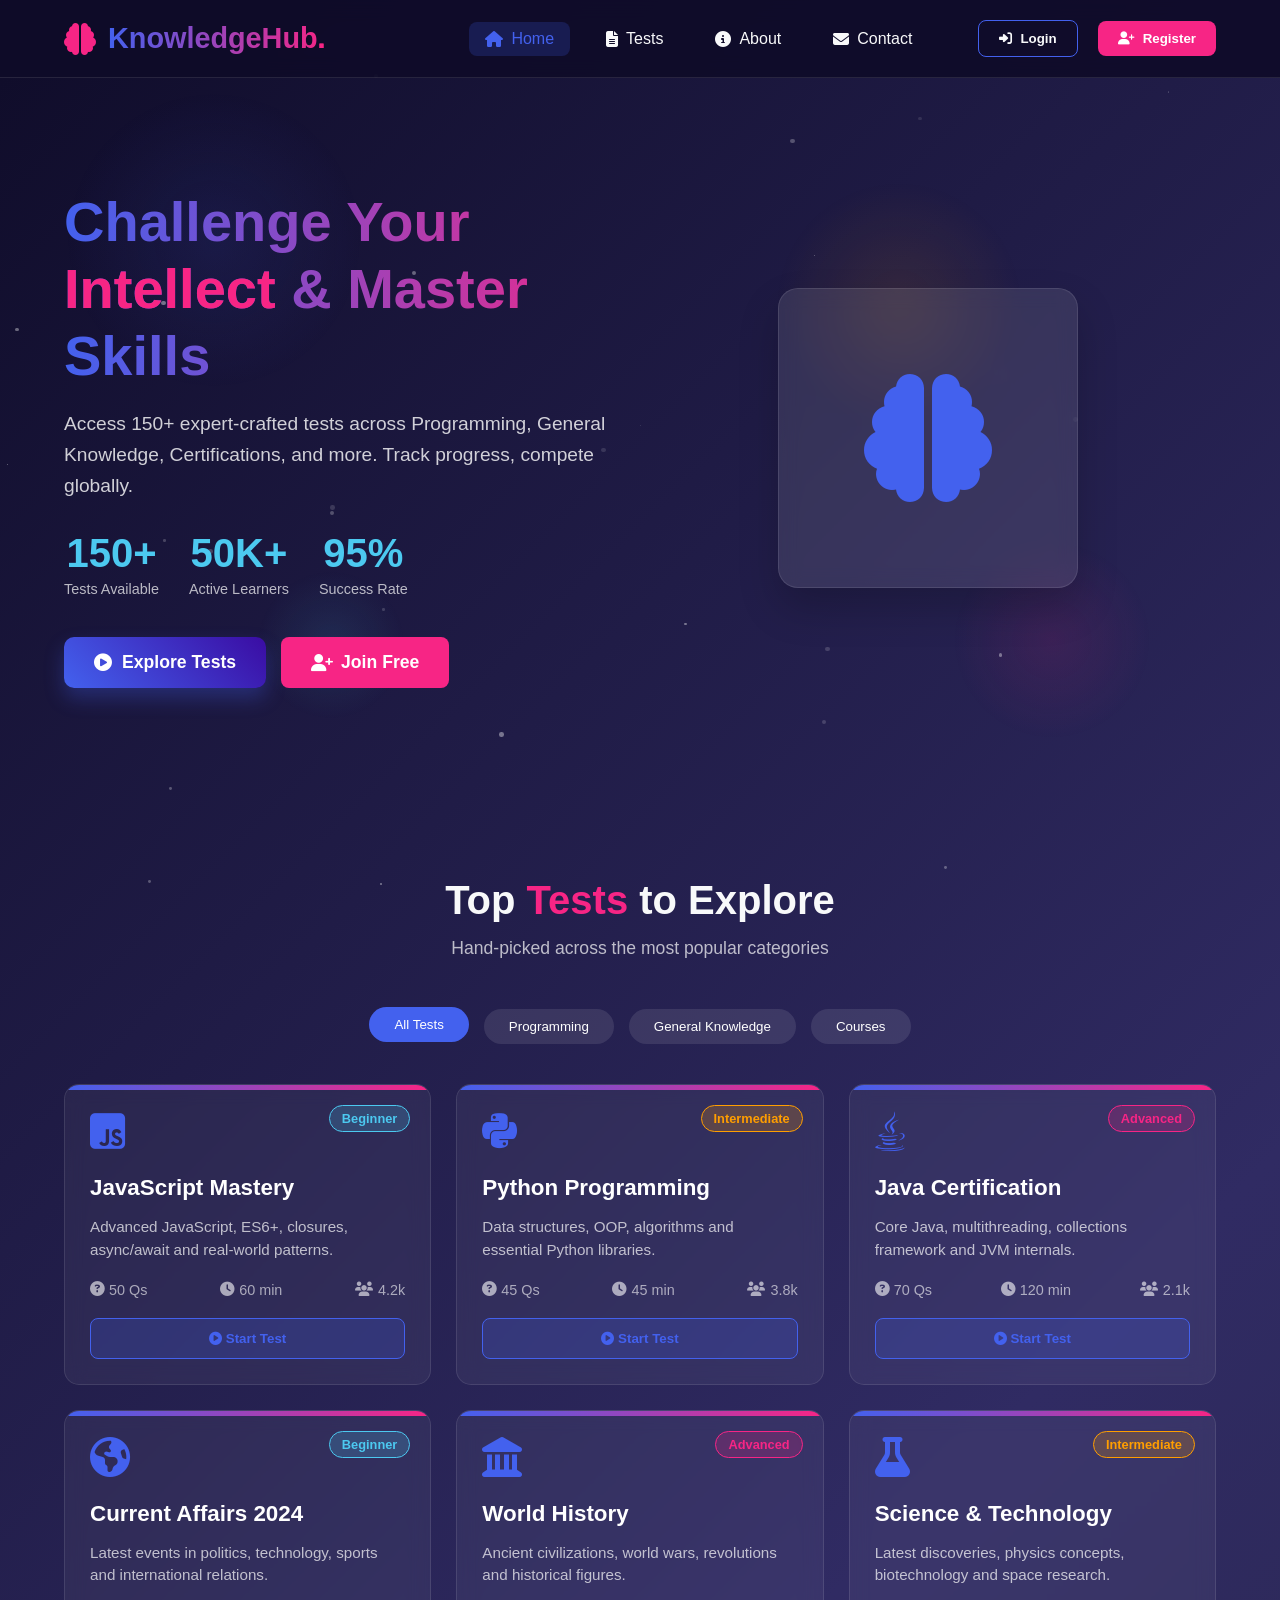
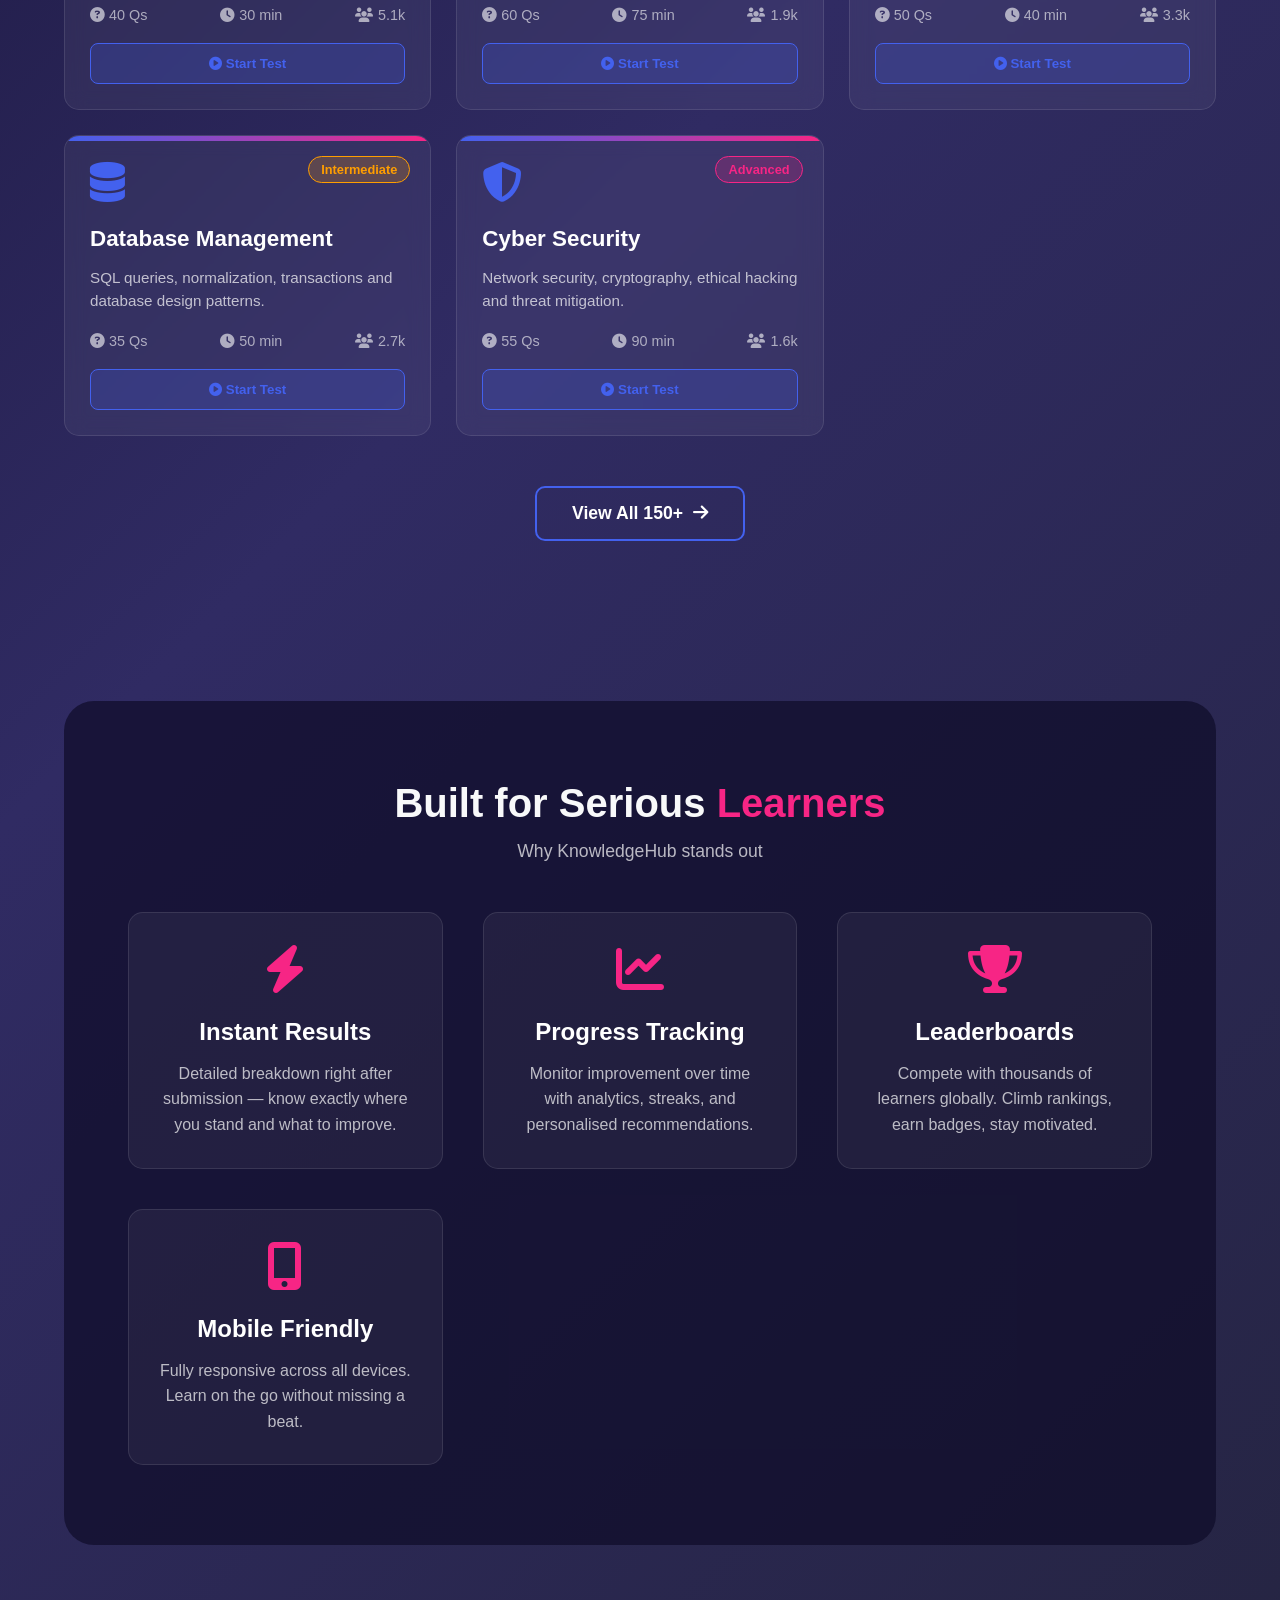
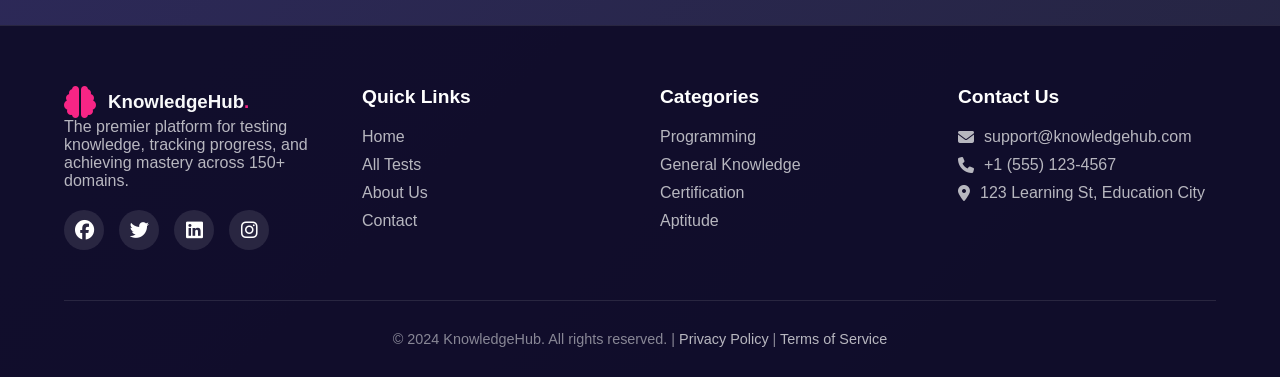
<file: index.html>
<!DOCTYPE html>
<html lang="en">
<head>
    <meta charset="UTF-8">
    <meta name="viewport" content="width=device-width, initial-scale=1.0">
    <title>KnowledgeHub - Online Examination Platform</title>
    <link rel="preconnect" href="https://fonts.googleapis.com">
    <link href="https://fonts.googleapis.com/css2?family=Syne:wght@400;600;700;800&family=DM+Sans:wght@300;400;500;600&display=swap" rel="stylesheet">
    <link rel="stylesheet" href="https://cdnjs.cloudflare.com/ajax/libs/font-awesome/6.4.0/css/all.min.css">
    <link rel="stylesheet" href="css/style.css?v=2.0">
    <link rel="stylesheet" href="https://cdnjs.cloudflare.com/ajax/libs/font-awesome/6.4.0/css/all.min.css">
</head>
<body>
    <div class="bg-animation">
        <div class="floating-shape shape1"></div>
        <div class="floating-shape shape2"></div>
        <div class="floating-shape shape3"></div>
        <div class="floating-shape shape4"></div>
        <div class="particles-container"></div>
    </div>
    <div id="toastContainer"></div>

    <!-- HEADER -->
    <header>
        <div class="logo-container">
            <i class="fas fa-brain logo-icon"></i>
            <h2>KnowledgeHub<span class="logo-dot">.</span></h2>
        </div>
        <nav id="mainNav">
            <a href="index.html" class="nav-link active"><i class="fas fa-home"></i> Home</a>
            <a href="tests.html" class="nav-link"><i class="fas fa-file-alt"></i> Tests</a>
            <a href="about.html" class="nav-link"><i class="fas fa-info-circle"></i> About</a>
            <a href="contact.html" class="nav-link"><i class="fas fa-envelope"></i> Contact</a>
            <span id="userGreet" class="user-welcome"></span>
            <button class="btn btn-login" id="btnLogin" onclick="openLogin()"><i class="fas fa-sign-in-alt"></i> Login</button>
            <button class="btn btn-register" id="btnRegister" onclick="openRegister()"><i class="fas fa-user-plus"></i> Register</button>
            <button class="btn btn-logout" id="btnLogout" onclick="logout()" style="display:none"><i class="fas fa-sign-out-alt"></i> Logout</button>
        </nav>
        <button class="mobile-menu-btn"><i class="fas fa-bars" id="mobileIcon"></i></button>
    </header>

    <!-- HERO -->
    <section class="hero">
        <div class="hero-content">
            <h1 class="hero-title animate-text">Challenge Your <span class="highlight">Intellect</span> & Master Skills</h1>
            <p class="hero-subtitle">Access 150+ expert-crafted tests across Programming, General Knowledge, Certifications, and more. Track progress, compete globally.</p>
            <div class="stats-container">
                <div class="stat"><h3>150+</h3><p>Tests Available</p></div>
                <div class="stat"><h3>50K+</h3><p>Active Learners</p></div>
                <div class="stat"><h3>95%</h3><p>Success Rate</p></div>
            </div>
            <div style="display:flex; gap:15px; margin-top:20px;">
                <button class="btn-hero" onclick="scrollToTests()"><i class="fas fa-play-circle"></i> Explore Tests</button>
                <button class="btn btn-register" style="padding:15px 30px; font-size:1.1rem;" onclick="openRegister()"><i class="fas fa-user-plus"></i> Join Free</button>
            </div>
        </div>
        <div class="hero-visual">
            <div class="floating-card">
                <i class="fas fa-brain"></i>
            </div>
        </div>
    </section>

    <!-- TESTS SECTION -->
    <section class="tests-section" id="testsSection">
        <h2 class="section-title">Top <span class="highlight">Tests</span> to Explore</h2>
        <p class="section-subtitle">Hand-picked across the most popular categories</p>
        
        <div class="category-filter">
            <button class="filter-btn active" onclick="filterTests('all',this)">All Tests</button>
            <button class="filter-btn" onclick="filterTests('programming',this)">Programming</button>
            <button class="filter-btn" onclick="filterTests('gk',this)">General Knowledge</button>
            <button class="filter-btn" onclick="filterTests('courses',this)">Courses</button>
        </div>

        <div class="tests-grid" id="testsGrid">
            <!-- cards injected by JS -->
        </div>

        <div class="view-all-container">
            <button class="view-all-btn" onclick="window.location.href='tests.html'">View All 150+ <i class="fas fa-arrow-right"></i></button>
        </div>
    </section>

    <!-- FEATURES -->
    <section class="features">
        <h2 class="section-title">Built for Serious <span class="highlight">Learners</span></h2>
        <p class="section-subtitle">Why KnowledgeHub stands out</p>
        
        <div class="features-grid">
            <div class="feature-card">
                <div class="feature-icon"><i class="fas fa-bolt"></i></div>
                <h3>Instant Results</h3>
                <p>Detailed breakdown right after submission — know exactly where you stand and what to improve.</p>
            </div>
            <div class="feature-card">
                <div class="feature-icon"><i class="fas fa-chart-line"></i></div>
                <h3>Progress Tracking</h3>
                <p>Monitor improvement over time with analytics, streaks, and personalised recommendations.</p>
            </div>
            <div class="feature-card">
                <div class="feature-icon"><i class="fas fa-trophy"></i></div>
                <h3>Leaderboards</h3>
                <p>Compete with thousands of learners globally. Climb rankings, earn badges, stay motivated.</p>
            </div>
            <div class="feature-card">
                <div class="feature-icon"><i class="fas fa-mobile-alt"></i></div>
                <h3>Mobile Friendly</h3>
                <p>Fully responsive across all devices. Learn on the go without missing a beat.</p>
            </div>
        </div>
    </section>

    <!-- FOOTER -->
    <footer>
        <div class="footer-content">
            <div class="footer-section">
                <div class="logo-container">
                    <i class="fas fa-brain logo-icon"></i>
                    <h3>KnowledgeHub<span class="logo-dot">.</span></h3>
                </div>
                <p>The premier platform for testing knowledge, tracking progress, and achieving mastery across 150+ domains.</p>
                <div class="social-icons">
                    <a href="#"><i class="fab fa-facebook"></i></a>
                    <a href="#"><i class="fab fa-twitter"></i></a>
                    <a href="#"><i class="fab fa-linkedin"></i></a>
                    <a href="#"><i class="fab fa-instagram"></i></a>
                </div>
            </div>
            <div class="footer-section">
                <h4>Quick Links</h4>
                <a href="index.html">Home</a>
                <a href="tests.html">All Tests</a>
                <a href="about.html">About Us</a>
                <a href="contact.html">Contact</a>
            </div>
            <div class="footer-section">
                <h4>Categories</h4>
                <a href="tests.html?cat=programming">Programming</a>
                <a href="tests.html?cat=gk">General Knowledge</a>
                <a href="tests.html?cat=certification">Certification</a>
                <a href="tests.html?cat=aptitude">Aptitude</a>
            </div>
            <div class="footer-section">
                <h4>Contact Us</h4>
                <p><i class="fas fa-envelope"></i> support@knowledgehub.com</p>
                <p><i class="fas fa-phone"></i> +1 (555) 123-4567</p>
                <p><i class="fas fa-map-marker-alt"></i> 123 Learning St, Education City</p>
            </div>
        </div>
        <div class="footer-bottom">
            <p>&copy; 2024 KnowledgeHub. All rights reserved. | <a href="#">Privacy Policy</a> | <a href="#">Terms of Service</a></p>
        </div>
    </footer>

    <!-- LOGIN POPUP -->
    <div class="popup-overlay" id="loginOverlay">
        <div class="popup-box">
            <button class="popup-close" onclick="closeAll()"><i class="fas fa-times"></i></button>
            <div class="popup-art">
                <div class="popup-art-content">
                    <h2>Welcome Back</h2>
                    <p>Log in to access your personalised dashboard, continue your tests, and track your global progress.</p>
                </div>
            </div>
            <div class="popup-form-container">
                <div class="popup-header">
                    <h3>Sign In 👋</h3>
                    <p>Enter your credentials to continue</p>
                </div>
                <div class="form-group">
                    <label>Email Address</label>
                    <div class="input-wrap"><i class="fas fa-envelope"></i><input type="email" id="lemail" placeholder="you@example.com"></div>
                </div>
                <div class="form-group">
                    <label>Password</label>
                    <div class="input-wrap">
                        <i class="fas fa-lock"></i>
                        <input type="password" id="lpass" placeholder="Enter your password">
                        <i class="fas fa-eye toggle-pw" onclick="togglePassword('lpass')"></i>
                    </div>
                </div>
                <div class="form-options">
                    <label><input type="checkbox"> Remember me</label>
                    <a href="#">Forgot password?</a>
                </div>
                <button class="btn-submit" id="loginSubmitBtn" onclick="login()">Login Now</button>
                <div class="divider"><span>or continue with</span></div>
                <div class="social-btns">
                    <button class="btn-social"><i class="fab fa-google"></i> Google</button>
                    <button class="btn-social"><i class="fab fa-github"></i> GitHub</button>
                </div>
                <p class="popup-switch">No account? <a onclick="switchToRegister()">Register free</a></p>
            </div>
        </div>
    </div>

    <!-- REGISTER POPUP -->
    <div class="popup-overlay" id="registerOverlay">
        <div class="popup-box">
            <button class="popup-close" onclick="closeAll()"><i class="fas fa-times"></i></button>
            <div class="popup-art" style="background: linear-gradient(135deg, #f72585, var(--secondary));">
                <div class="popup-art-content">
                    <h2>Join 50K+ Learners</h2>
                    <p>Unlock 150+ premium tests, climb global leaderboards, and certify your skills today.</p>
                </div>
            </div>
            <div class="popup-form-container">
                <div class="popup-header">
                    <h3>Create Account 🚀</h3>
                    <p>Your journey begins here</p>
                </div>
                <div class="form-group">
                    <label>Full Name</label>
                    <div class="input-wrap"><i class="fas fa-user"></i><input type="text" id="rname" placeholder="Your full name"></div>
                </div>
                <div class="form-group">
                    <label>Email Address</label>
                    <div class="input-wrap"><i class="fas fa-envelope"></i><input type="email" id="remail" placeholder="you@example.com"></div>
                </div>
                <div class="form-group">
                    <label>Password</label>
                    <div class="input-wrap">
                        <i class="fas fa-lock"></i>
                        <input type="password" id="rpass" placeholder="Min. 8 characters">
                        <i class="fas fa-eye toggle-pw" onclick="togglePassword('rpass')"></i>
                    </div>
                </div>
                <div class="form-group">
                    <label>Confirm Password</label>
                    <div class="input-wrap"><i class="fas fa-lock"></i><input type="password" id="rcpass" placeholder="Repeat password"></div>
                </div>
                <div class="form-options">
                    <label><input type="checkbox" id="termsCheck"> I agree to the <a href="#">Terms & Conditions</a></label>
                </div>
                <button class="btn-submit" id="regSubmitBtn" onclick="register()">Create Account</button>
                <p class="popup-switch" style="margin-top:16px">Already have an account? <a onclick="switchToLogin()">Login here</a></p>
            </div>
        </div>
    </div>

    <!-- TEST DETAILS MODAL -->
    <div class="popup-overlay" id="testDetailsModal">
        <div class="popup-box" id="testDetailsBox">
            <button class="popup-close" onclick="closeTestDetails()"><i class="fas fa-times"></i></button>
            <!-- filled by JS -->
        </div>
    </div>

    <script src="js/script.js"></script>
    <script>
    // =====================================================
    // DATA
    // =====================================================
    const TESTS_DATA = [
        { id:1, category:'programming', icon:'fab fa-js-square', color:'#f7df1e', name:'JavaScript Mastery', desc:'Advanced JavaScript, ES6+, closures, async/await and real-world patterns.', questions:50, duration:60, difficulty:'easy', rating:4.8, participants:4200 },
        { id:2, category:'programming', icon:'fab fa-python', color:'#4584b6', name:'Python Programming', desc:'Data structures, OOP, algorithms and essential Python libraries.', questions:45, duration:45, difficulty:'intermediate', rating:4.7, participants:3800 },
        { id:7, category:'programming', icon:'fab fa-java', color:'#f89820', name:'Java Certification', desc:'Core Java, multithreading, collections framework and JVM internals.', questions:70, duration:120, difficulty:'advanced', rating:4.9, participants:2100 },
        { id:3, category:'gk', icon:'fas fa-globe-americas', color:'#4cc9f0', name:'Current Affairs 2024', desc:'Latest events in politics, technology, sports and international relations.', questions:40, duration:30, difficulty:'easy', rating:4.6, participants:5100 },
        { id:4, category:'gk', icon:'fas fa-landmark', color:'#ff9e00', name:'World History', desc:'Ancient civilizations, world wars, revolutions and historical figures.', questions:60, duration:75, difficulty:'advanced', rating:4.7, participants:1900 },
        { id:8, category:'gk', icon:'fas fa-flask', color:'#7209b7', name:'Science & Technology', desc:'Latest discoveries, physics concepts, biotechnology and space research.', questions:50, duration:40, difficulty:'intermediate', rating:4.8, participants:3300 },
        { id:5, category:'courses', icon:'fas fa-database', color:'#f72585', name:'Database Management', desc:'SQL queries, normalization, transactions and database design patterns.', questions:35, duration:50, difficulty:'intermediate', rating:4.6, participants:2700 },
        { id:6, category:'courses', icon:'fas fa-shield-alt', color:'#4cc9f0', name:'Cyber Security', desc:'Network security, cryptography, ethical hacking and threat mitigation.', questions:55, duration:90, difficulty:'advanced', rating:4.9, participants:1600 },
    ];

    const DIFF_LABELS = { easy:'Beginner', intermediate:'Intermediate', advanced:'Advanced' };
    const CAT_LABELS = { programming:'Programming', gk:'Gen. Knowledge', courses:'Courses', certification:'Certification', language:'Languages', aptitude:'Aptitude' };
    const CAT_COLORS = { programming:'rgba(108,99,255,', gk:'rgba(76,201,240,', courses:'rgba(247,37,133,', certification:'rgba(255,158,0,', language:'rgba(114,9,183,', aptitude:'rgba(58,12,163,' };

    // =====================================================
    // RENDER TESTS
    // =====================================================
    function renderTestCards(filter='all') {
        const grid = document.getElementById('testsGrid');
        const filtered = filter === 'all' ? TESTS_DATA : TESTS_DATA.filter(t=>t.category===filter);
        grid.innerHTML = filtered.map(t => {
            return `
            <div class="test-card" data-category="${t.category}">
                <div class="difficulty ${t.difficulty}">${DIFF_LABELS[t.difficulty]}</div>
                <div class="card-icon"><i class="${t.icon}"></i></div>
                <h3>${t.name}</h3>
                <p>${t.desc}</p>
                <div class="card-meta">
                    <span><i class="fas fa-question-circle"></i> ${t.questions} Qs</span>
                    <span><i class="fas fa-clock"></i> ${t.duration} min</span>
                    <span><i class="fas fa-users"></i> ${fmtNum(t.participants)}</span>
                </div>
                <button class="card-btn" onclick="handleStartTest(${t.id})"><i class="fas fa-play-circle"></i> Start Test</button>
            </div>`;
        }).join('');
    }

    function fmtNum(n) { return n>=1000?(n/1000).toFixed(1)+'k':n; }

    function filterTests(cat, btn) {
        document.querySelectorAll('.filter-btn').forEach(b=>b.classList.remove('active'));
        if(btn) btn.classList.add('active');
        renderTestCards(cat);
    }

    function scrollToTests() {
        document.getElementById('testsSection').scrollIntoView({behavior:'smooth'});
    }

    // =====================================================
    // TEST DETAILS MODAL
    // =====================================================
    function showTestDetails(testId) {
        const t = TESTS_DATA.find(x=>x.id===testId);
        if(!t) return;
        const box = document.getElementById('testDetailsBox');
        const cc = CAT_COLORS[t.category] || 'rgba(108,99,255,';
        box.innerHTML = `
            <button class="popup-close" onclick="closeTestDetails()"><i class="fas fa-times"></i></button>
            <div class="detail-header">
                <div class="detail-icon"><i class="${t.icon}" style="color:${t.color}"></i></div>
                <div>
                    <div class="tc-cat" style="background:${cc}0.1);color:${cc}0.9);border:1px solid ${cc}0.2);display:inline-block;margin-bottom:8px">${CAT_LABELS[t.category]||t.category}</div>
                    <h3 style="font-family:var(--font-display);font-weight:800;font-size:1.3rem">${t.name}</h3>
                    <p style="color:var(--muted);font-size:0.88rem;margin-top:6px">${t.desc}</p>
                </div>
            </div>
            <div class="detail-meta-grid">
                <div class="detail-meta-item"><label>Questions</label><span>${t.questions}</span></div>
                <div class="detail-meta-item"><label>Duration</label><span>${t.duration} min</span></div>
                <div class="detail-meta-item"><label>Difficulty</label><span class="tc-diff diff-${t.difficulty}" style="display:inline">${DIFF_LABELS[t.difficulty]}</span></div>
                <div class="detail-meta-item"><label>Rating</label><span>⭐ ${t.rating}</span></div>
                <div class="detail-meta-item"><label>Participants</label><span>${fmtNum(t.participants)}</span></div>
                <div class="detail-meta-item"><label>Category</label><span>${CAT_LABELS[t.category]||t.category}</span></div>
            </div>
            <button class="btn-start-large" onclick="closeTestDetails();handleStartTest(${t.id})"><i class="fas fa-play-circle"></i> Start Test Now</button>`;
        document.getElementById('testDetailsModal').style.display = 'flex';
    }

    function closeTestDetails() {
        document.getElementById('testDetailsModal').style.display = 'none';
        document.body.style.overflow = '';
    }

    // =====================================================
    // START TEST
    // =====================================================
    function handleStartTest(testId) {
        let userAuth;
        try {
            userAuth = JSON.parse(localStorage.getItem('kh_user'));
        } catch(e) {
            userAuth = null;
        }

        if(userAuth) {
            window.location.href = `test.html?test=${testId}`;
        } else {
            showNotification('Please login to take the test', 'info');
            openLogin();
            // Store pending test
            sessionStorage.setItem('pendingTest', testId);
        }
    }

    // Wait for DOM to load, then render test cards. Auth and Particles are handled by script.js
    document.addEventListener('DOMContentLoaded', () => {
        renderTestCards('all');
    });
    </script>
</body>
</html>
</file>
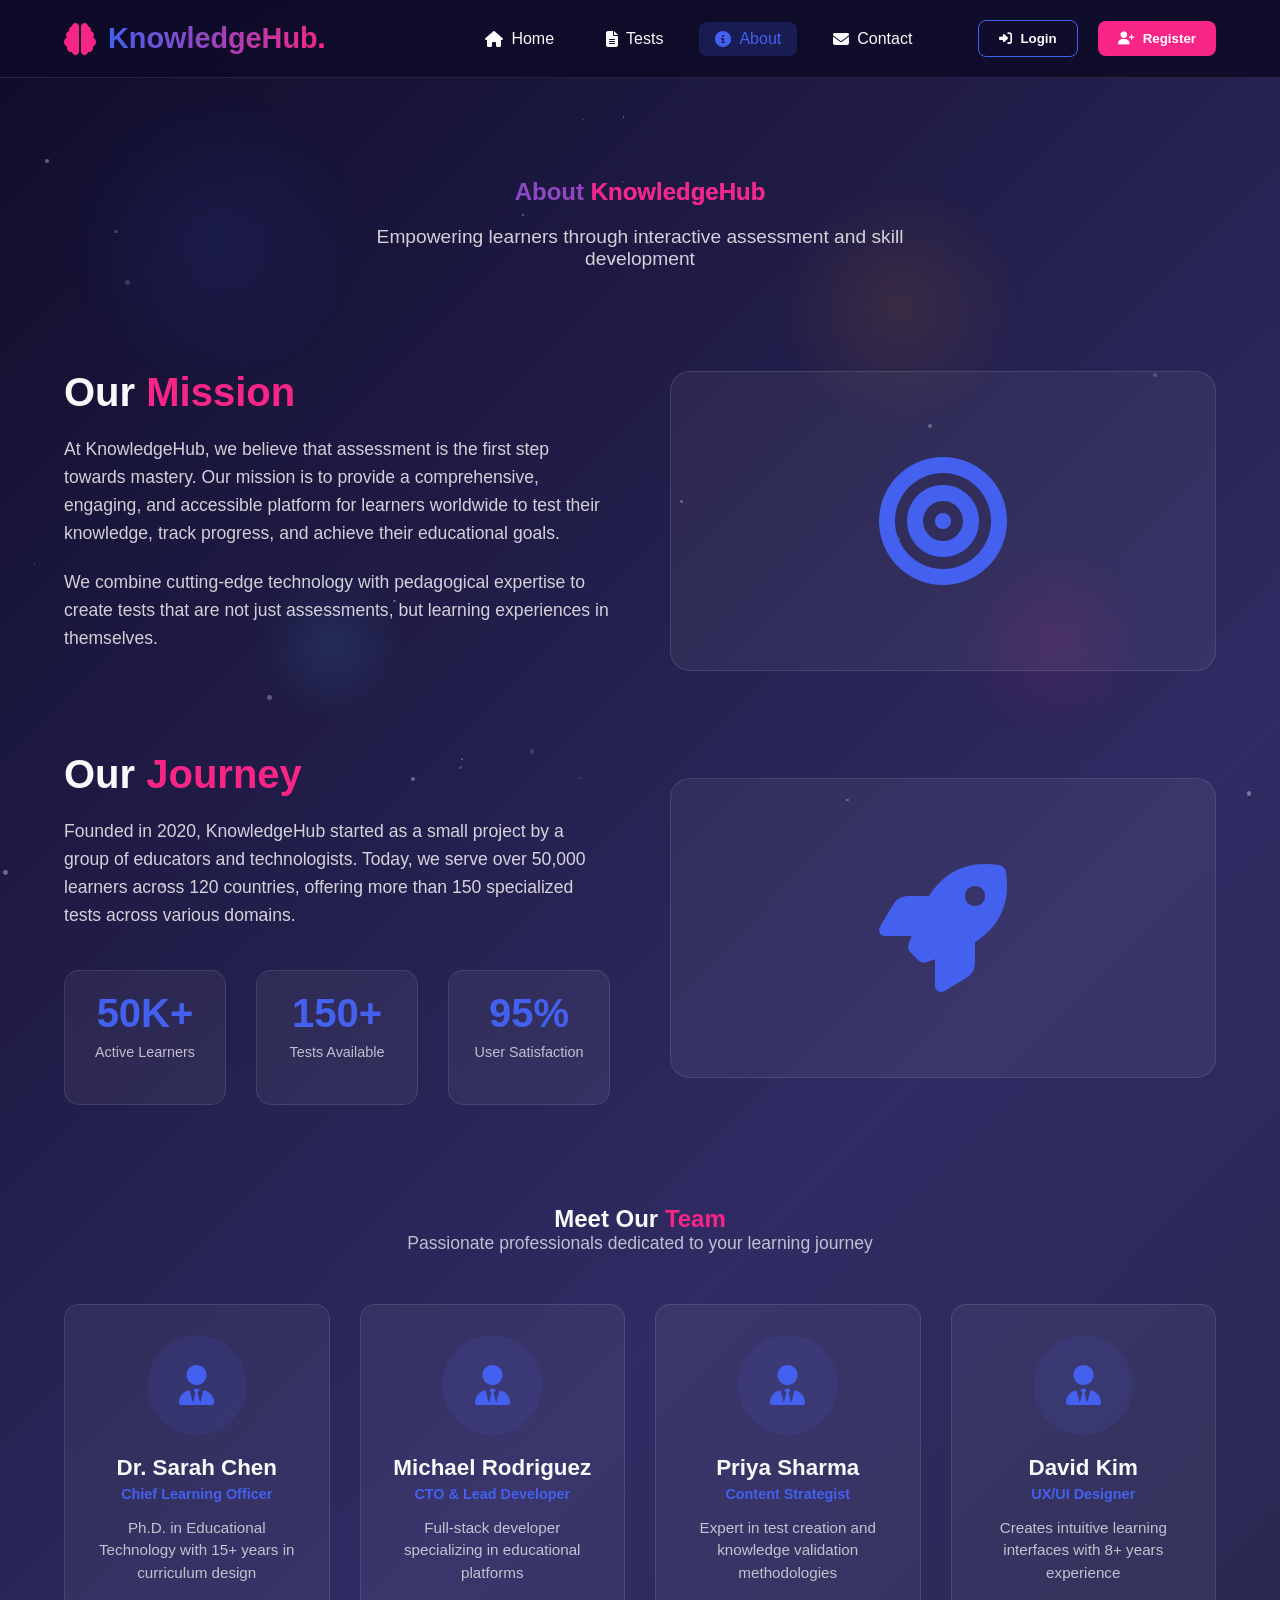
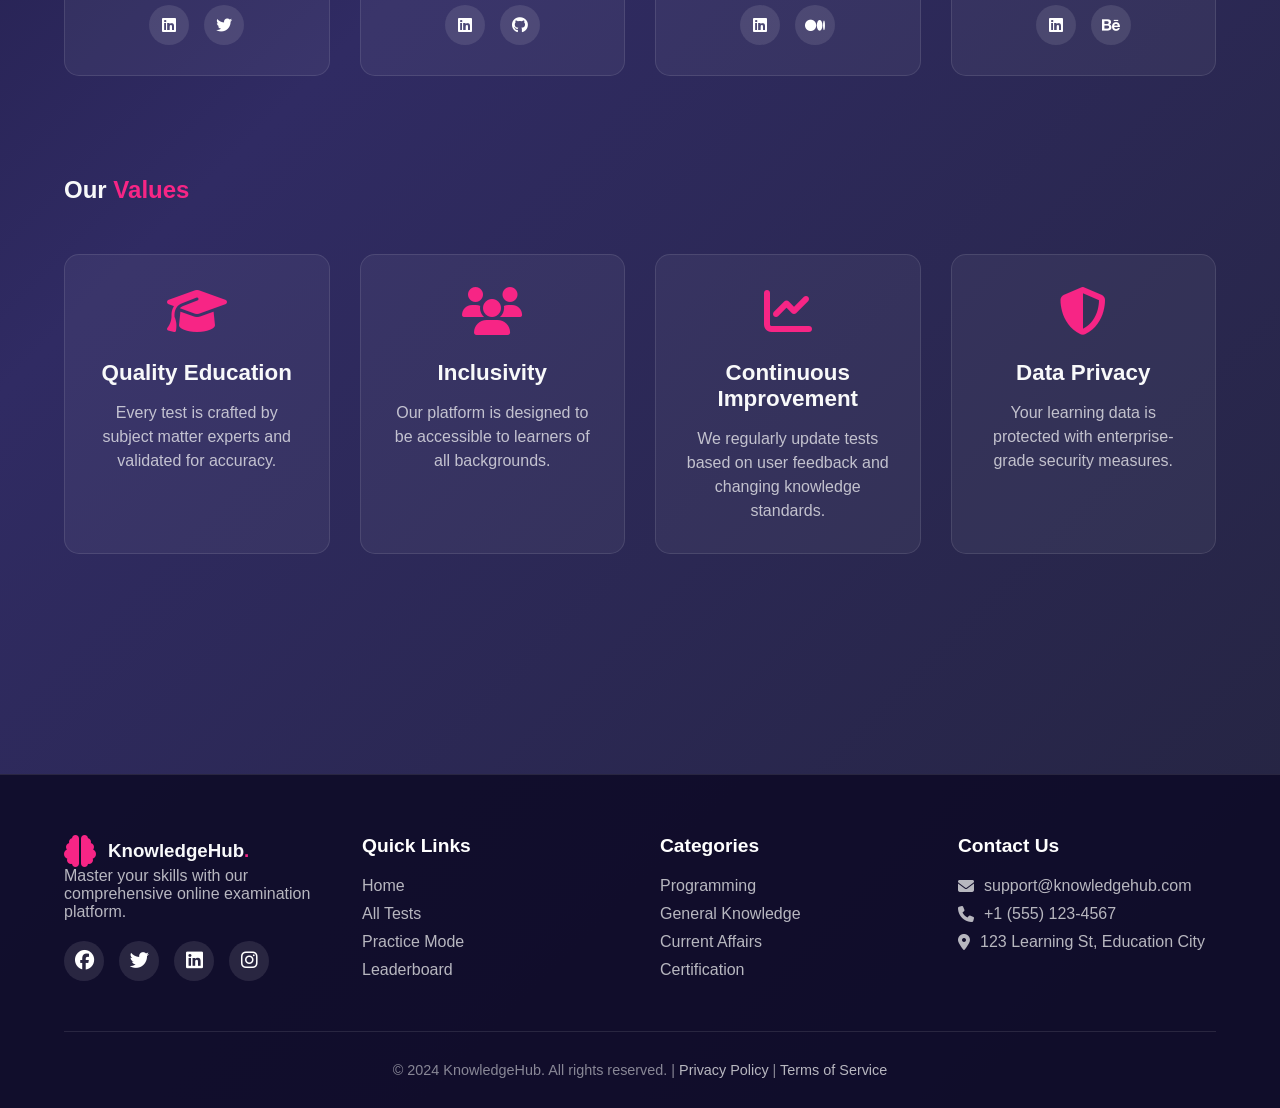
<file: about.html>
<!DOCTYPE html>
<html lang="en">
<head>
    <meta charset="UTF-8">
    <meta name="viewport" content="width=device-width, initial-scale=1.0">
    <title>About Us - KnowledgeHub</title>
    <link rel="stylesheet" href="css/style.css?v=2.0">
    <link rel="stylesheet" href="https://cdnjs.cloudflare.com/ajax/libs/font-awesome/6.4.0/css/all.min.css">
</head>
<body>
    <!-- Animated Background Elements -->
    <div class="bg-animation">
        <div class="floating-shape shape1"></div>
        <div class="floating-shape shape2"></div>
        <div class="floating-shape shape3"></div>
        <div class="floating-shape shape4"></div>
        <div class="particles-container"></div>
    </div>

    <header>
        <div class="logo-container">
            <i class="fas fa-brain logo-icon"></i>
            <h2>KnowledgeHub<span class="logo-dot">.</span></h2>
        </div>
        <nav>
            <a href="index.html" class="nav-link"><i class="fas fa-home"></i> Home</a>
            <a href="#" class="nav-link"><i class="fas fa-file-alt"></i> Tests</a>
            <a href="about.html" class="nav-link active"><i class="fas fa-info-circle"></i> About</a>
            <a href="contact.html" class="nav-link"><i class="fas fa-envelope"></i> Contact</a>
            <span id="user" class="user-welcome"></span>
            <button class="btn btn-login" onclick="openLogin()"><i class="fas fa-sign-in-alt"></i> Login</button>
            <button class="btn btn-register" onclick="openRegister()"><i class="fas fa-user-plus"></i> Register</button>
            <button class="btn btn-logout" onclick="logout()" id="logoutBtn" style="display:none;"><i class="fas fa-sign-out-alt"></i> Logout</button>
        </nav>
        <div class="mobile-menu-btn">
            <i class="fas fa-bars"></i>
        </div>
    </header>

    <section class="about-hero">
        <div class="about-hero-content">
            <h1 class="animate-text">About <span class="highlight">KnowledgeHub</span></h1>
            <p class="about-subtitle">Empowering learners through interactive assessment and skill development</p>
        </div>
    </section>

    <section class="about-content">
        <div class="about-container">
            <div class="about-section">
                <div class="about-text">
                    <h2>Our <span class="highlight">Mission</span></h2>
                    <p>At KnowledgeHub, we believe that assessment is the first step towards mastery. Our mission is to provide a comprehensive, engaging, and accessible platform for learners worldwide to test their knowledge, track progress, and achieve their educational goals.</p>
                    <p>We combine cutting-edge technology with pedagogical expertise to create tests that are not just assessments, but learning experiences in themselves.</p>
                </div>
                <div class="about-image">
                    <div class="image-placeholder">
                        <i class="fas fa-bullseye"></i>
                    </div>
                </div>
            </div>

            <div class="about-section reverse">
                <div class="about-image">
                    <div class="image-placeholder">
                        <i class="fas fa-rocket"></i>
                    </div>
                </div>
                <div class="about-text">
                    <h2>Our <span class="highlight">Journey</span></h2>
                    <p>Founded in 2020, KnowledgeHub started as a small project by a group of educators and technologists. Today, we serve over 50,000 learners across 120 countries, offering more than 150 specialized tests across various domains.</p>
                    <div class="journey-stats">
                        <div class="journey-stat">
                            <h3>50K+</h3>
                            <p>Active Learners</p>
                        </div>
                        <div class="journey-stat">
                            <h3>150+</h3>
                            <p>Tests Available</p>
                        </div>
                        <div class="journey-stat">
                            <h3>95%</h3>
                            <p>User Satisfaction</p>
                        </div>
                    </div>
                </div>
            </div>

            <div class="team-section">
                <h2>Meet Our <span class="highlight">Team</span></h2>
                <p class="section-subtitle">Passionate professionals dedicated to your learning journey</p>
                
                <div class="team-grid">
                    <div class="team-card">
                        <div class="team-avatar">
                            <i class="fas fa-user-tie"></i>
                        </div>
                        <h3>Dr. Sarah Chen</h3>
                        <p class="team-role">Chief Learning Officer</p>
                        <p class="team-bio">Ph.D. in Educational Technology with 15+ years in curriculum design</p>
                        <div class="team-social">
                            <a href="#"><i class="fab fa-linkedin"></i></a>
                            <a href="#"><i class="fab fa-twitter"></i></a>
                        </div>
                    </div>
                    
                    <div class="team-card">
                        <div class="team-avatar">
                            <i class="fas fa-user-tie"></i>
                        </div>
                        <h3>Michael Rodriguez</h3>
                        <p class="team-role">CTO & Lead Developer</p>
                        <p class="team-bio">Full-stack developer specializing in educational platforms</p>
                        <div class="team-social">
                            <a href="#"><i class="fab fa-linkedin"></i></a>
                            <a href="#"><i class="fab fa-github"></i></a>
                        </div>
                    </div>
                    
                    <div class="team-card">
                        <div class="team-avatar">
                            <i class="fas fa-user-tie"></i>
                        </div>
                        <h3>Priya Sharma</h3>
                        <p class="team-role">Content Strategist</p>
                        <p class="team-bio">Expert in test creation and knowledge validation methodologies</p>
                        <div class="team-social">
                            <a href="#"><i class="fab fa-linkedin"></i></a>
                            <a href="#"><i class="fab fa-medium"></i></a>
                        </div>
                    </div>
                    
                    <div class="team-card">
                        <div class="team-avatar">
                            <i class="fas fa-user-tie"></i>
                        </div>
                        <h3>David Kim</h3>
                        <p class="team-role">UX/UI Designer</p>
                        <p class="team-bio">Creates intuitive learning interfaces with 8+ years experience</p>
                        <div class="team-social">
                            <a href="#"><i class="fab fa-linkedin"></i></a>
                            <a href="#"><i class="fab fa-behance"></i></a>
                        </div>
                    </div>
                </div>
            </div>

            <div class="values-section">
                <h2>Our <span class="highlight">Values</span></h2>
                <div class="values-grid">
                    <div class="value-card">
                        <div class="value-icon">
                            <i class="fas fa-graduation-cap"></i>
                        </div>
                        <h3>Quality Education</h3>
                        <p>Every test is crafted by subject matter experts and validated for accuracy.</p>
                    </div>
                    
                    <div class="value-card">
                        <div class="value-icon">
                            <i class="fas fa-users"></i>
                        </div>
                        <h3>Inclusivity</h3>
                        <p>Our platform is designed to be accessible to learners of all backgrounds.</p>
                    </div>
                    
                    <div class="value-card">
                        <div class="value-icon">
                            <i class="fas fa-chart-line"></i>
                        </div>
                        <h3>Continuous Improvement</h3>
                        <p>We regularly update tests based on user feedback and changing knowledge standards.</p>
                    </div>
                    
                    <div class="value-card">
                        <div class="value-icon">
                            <i class="fas fa-shield-alt"></i>
                        </div>
                        <h3>Data Privacy</h3>
                        <p>Your learning data is protected with enterprise-grade security measures.</p>
                    </div>
                </div>
            </div>
        </div>
    </section>

    <!-- Include the same popups from index.html -->
    <!-- LOGIN POPUP -->
    <div class="popup-overlay" id="loginOverlay">
        <div class="popup-box">
            <button class="popup-close" onclick="closeAll()"><i class="fas fa-times"></i></button>
            <div class="popup-art">
                <div class="popup-art-content">
                    <h2>Welcome Back</h2>
                    <p>Log in to access your personalised dashboard, continue your tests, and track your global progress.</p>
                </div>
            </div>
            <div class="popup-form-container">
                <div class="popup-header">
                    <h3>Sign In 👋</h3>
                    <p>Enter your credentials to continue</p>
                </div>
                <div class="form-group">
                    <label>Email Address</label>
                    <div class="input-wrap"><i class="fas fa-envelope"></i><input type="email" id="lemail" placeholder="you@example.com"></div>
                </div>
                <div class="form-group">
                    <label>Password</label>
                    <div class="input-wrap">
                        <i class="fas fa-lock"></i>
                        <input type="password" id="lpass" placeholder="Enter your password">
                        <i class="fas fa-eye toggle-pw" onclick="togglePassword('lpass')"></i>
                    </div>
                </div>
                <div class="form-options">
                    <label><input type="checkbox"> Remember me</label>
                    <a href="#">Forgot password?</a>
                </div>
                <button class="btn-submit" id="loginSubmitBtn" onclick="login()">Login Now</button>
                <div class="divider"><span>or continue with</span></div>
                <div class="social-btns">
                    <button class="btn-social"><i class="fab fa-google"></i> Google</button>
                    <button class="btn-social"><i class="fab fa-github"></i> GitHub</button>
                </div>
                <p class="popup-switch">No account? <a onclick="switchToRegister()">Register free</a></p>
            </div>
        </div>
    </div>

    <!-- REGISTER POPUP -->
    <div class="popup-overlay" id="registerOverlay">
        <div class="popup-box">
            <button class="popup-close" onclick="closeAll()"><i class="fas fa-times"></i></button>
            <div class="popup-art" style="background: linear-gradient(135deg, #f72585, var(--secondary));">
                <div class="popup-art-content">
                    <h2>Join 50K+ Learners</h2>
                    <p>Unlock 150+ premium tests, climb global leaderboards, and certify your skills today.</p>
                </div>
            </div>
            <div class="popup-form-container">
                <div class="popup-header">
                    <h3>Create Account 🚀</h3>
                    <p>Your journey begins here</p>
                </div>
                <div class="form-group">
                    <label>Full Name</label>
                    <div class="input-wrap"><i class="fas fa-user"></i><input type="text" id="rname" placeholder="Your full name"></div>
                </div>
                <div class="form-group">
                    <label>Email Address</label>
                    <div class="input-wrap"><i class="fas fa-envelope"></i><input type="email" id="remail" placeholder="you@example.com"></div>
                </div>
                <div class="form-group">
                    <label>Password</label>
                    <div class="input-wrap">
                        <i class="fas fa-lock"></i>
                        <input type="password" id="rpass" placeholder="Min. 8 characters">
                        <i class="fas fa-eye toggle-pw" onclick="togglePassword('rpass')"></i>
                    </div>
                </div>
                <div class="form-group">
                    <label>Confirm Password</label>
                    <div class="input-wrap"><i class="fas fa-lock"></i><input type="password" id="rcpass" placeholder="Repeat password"></div>
                </div>
                <div class="form-options">
                    <label><input type="checkbox" id="termsCheck"> I agree to the <a href="#">Terms & Conditions</a></label>
                </div>
                <button class="btn-submit" id="regSubmitBtn" onclick="register()">Create Account</button>
                <p class="popup-switch" style="margin-top:16px">Already have an account? <a onclick="switchToLogin()">Login here</a></p>
            </div>
        </div>
    </div>

    <footer>
        <div class="footer-content">
            <div class="footer-section">
                <div class="logo-container">
                    <i class="fas fa-brain logo-icon"></i>
                    <h3>KnowledgeHub<span class="logo-dot">.</span></h3>
                </div>
                <p>Master your skills with our comprehensive online examination platform.</p>
                <div class="social-icons">
                    <a href="#"><i class="fab fa-facebook"></i></a>
                    <a href="#"><i class="fab fa-twitter"></i></a>
                    <a href="#"><i class="fab fa-linkedin"></i></a>
                    <a href="#"><i class="fab fa-instagram"></i></a>
                </div>
            </div>
            <div class="footer-section">
                <h4>Quick Links</h4>
                <a href="index.html">Home</a>
                <a href="#">All Tests</a>
                <a href="#">Practice Mode</a>
                <a href="#">Leaderboard</a>
            </div>
            <div class="footer-section">
                <h4>Categories</h4>
                <a href="#">Programming</a>
                <a href="#">General Knowledge</a>
                <a href="#">Current Affairs</a>
                <a href="#">Certification</a>
            </div>
            <div class="footer-section">
                <h4>Contact Us</h4>
                <p><i class="fas fa-envelope"></i> support@knowledgehub.com</p>
                <p><i class="fas fa-phone"></i> +1 (555) 123-4567</p>
                <p><i class="fas fa-map-marker-alt"></i> 123 Learning St, Education City</p>
            </div>
        </div>
        <div class="footer-bottom">
            <p>&copy; 2024 KnowledgeHub. All rights reserved. | <a href="#">Privacy Policy</a> | <a href="#">Terms of Service</a></p>
        </div>
    </footer>

    <script src="js/script.js"></script>
</body>
</html>
</file>
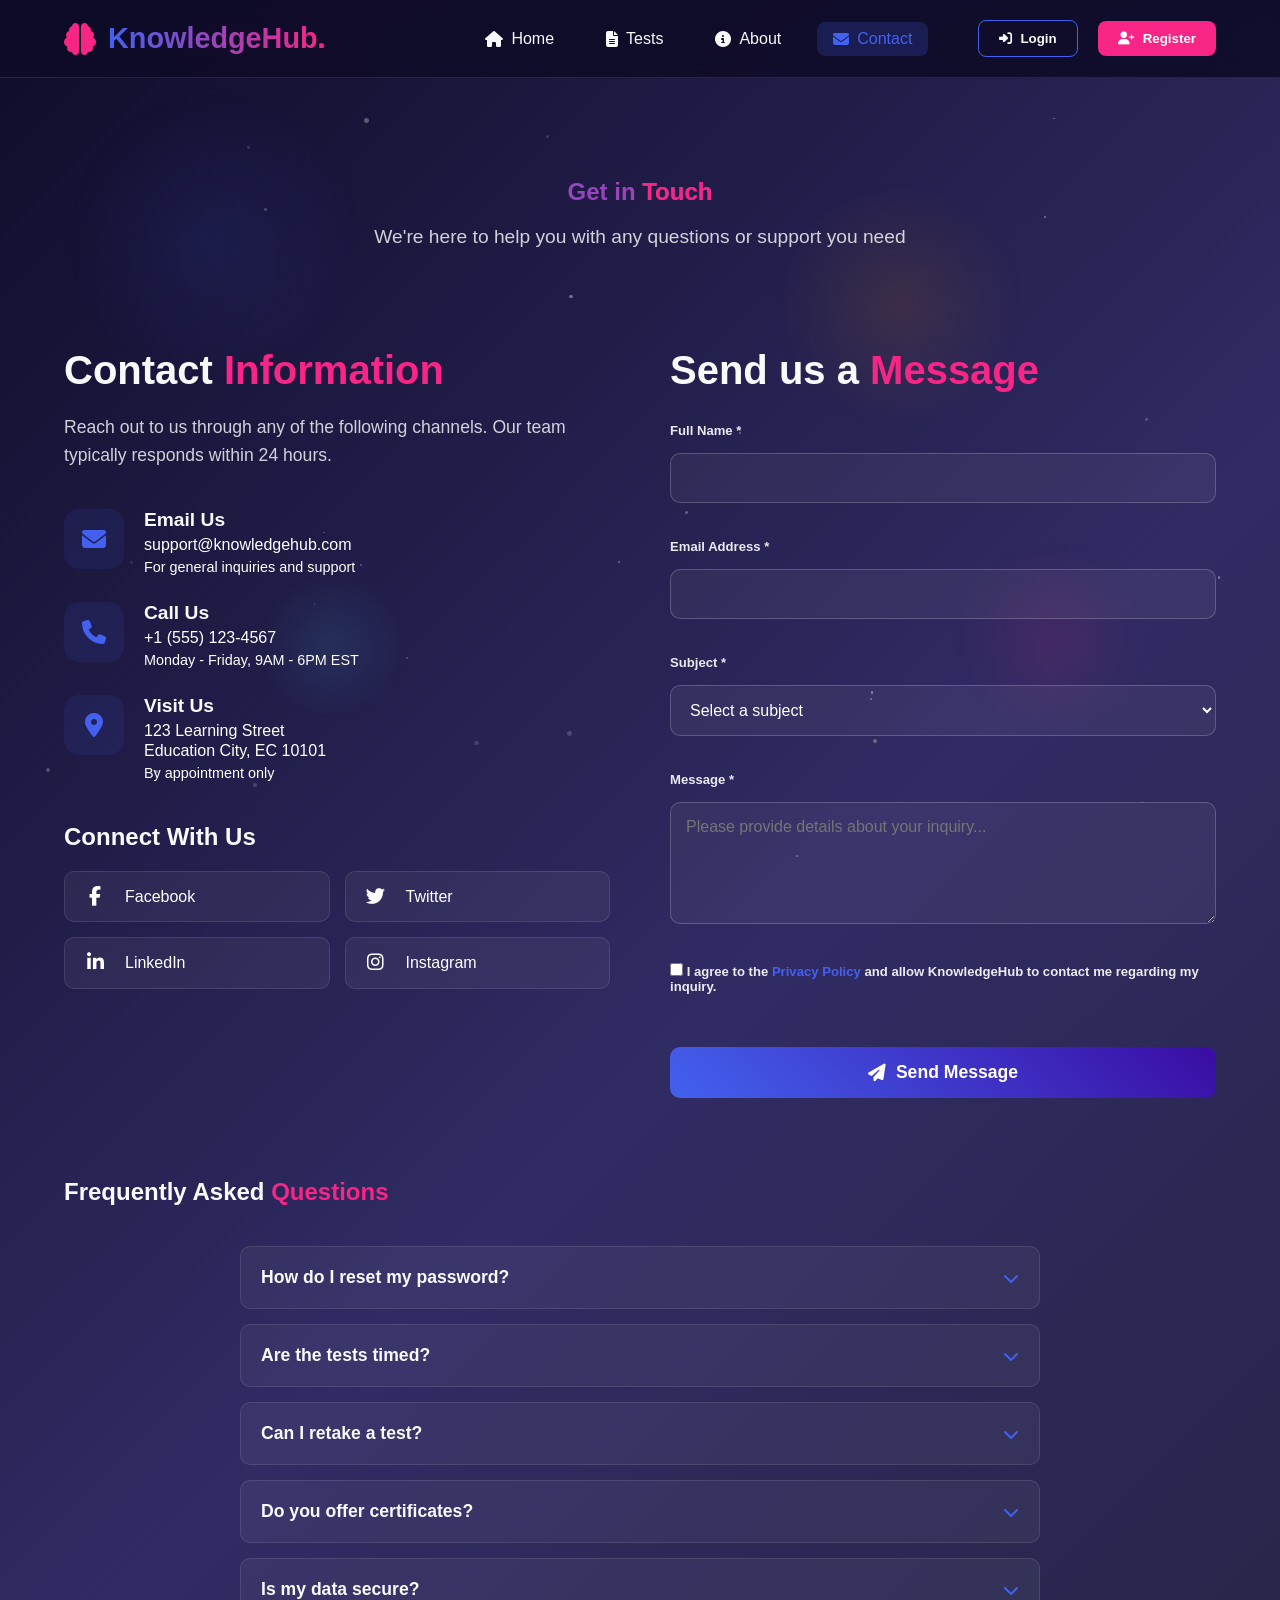
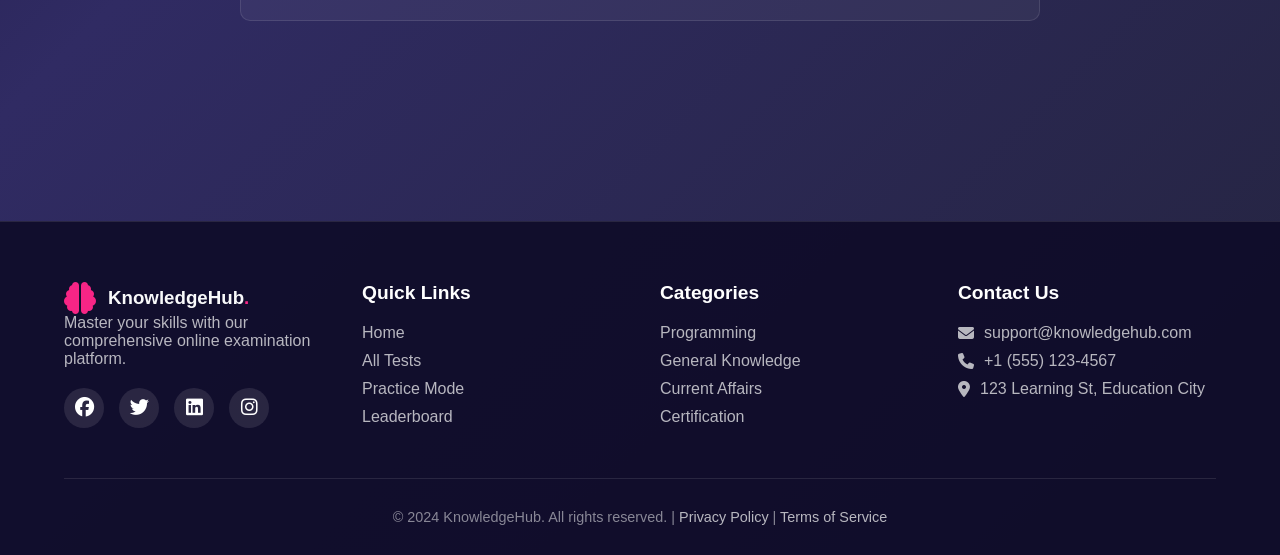
<file: contact.html>
<!DOCTYPE html>
<html lang="en">
<head>
    <meta charset="UTF-8">
    <meta name="viewport" content="width=device-width, initial-scale=1.0">
    <title>Contact Us - KnowledgeHub</title>
    <link rel="stylesheet" href="css/style.css?v=2.0">
    <link rel="stylesheet" href="https://cdnjs.cloudflare.com/ajax/libs/font-awesome/6.4.0/css/all.min.css">
</head>
<body>
    <!-- Animated Background Elements -->
    <div class="bg-animation">
        <div class="floating-shape shape1"></div>
        <div class="floating-shape shape2"></div>
        <div class="floating-shape shape3"></div>
        <div class="floating-shape shape4"></div>
        <div class="particles-container"></div>
    </div>

    <header>
        <div class="logo-container">
            <i class="fas fa-brain logo-icon"></i>
            <h2>KnowledgeHub<span class="logo-dot">.</span></h2>
        </div>
        <nav>
            <a href="index.html" class="nav-link"><i class="fas fa-home"></i> Home</a>
            <a href="#" class="nav-link"><i class="fas fa-file-alt"></i> Tests</a>
            <a href="about.html" class="nav-link"><i class="fas fa-info-circle"></i> About</a>
            <a href="contact.html" class="nav-link active"><i class="fas fa-envelope"></i> Contact</a>
            <span id="user" class="user-welcome"></span>
            <button class="btn btn-login" onclick="openLogin()"><i class="fas fa-sign-in-alt"></i> Login</button>
            <button class="btn btn-register" onclick="openRegister()"><i class="fas fa-user-plus"></i> Register</button>
            <button class="btn btn-logout" onclick="logout()" id="logoutBtn" style="display:none;"><i class="fas fa-sign-out-alt"></i> Logout</button>
        </nav>
        <div class="mobile-menu-btn">
            <i class="fas fa-bars"></i>
        </div>
    </header>

    <section class="contact-hero">
        <div class="contact-hero-content">
            <h1 class="animate-text">Get in <span class="highlight">Touch</span></h1>
            <p class="contact-subtitle">We're here to help you with any questions or support you need</p>
        </div>
    </section>

    <section class="contact-content">
        <div class="contact-container">
            <div class="contact-info-section">
                <div class="contact-info">
                    <h2>Contact <span class="highlight">Information</span></h2>
                    <p class="contact-description">Reach out to us through any of the following channels. Our team typically responds within 24 hours.</p>
                    
                    <div class="contact-methods">
                        <div class="contact-method">
                            <div class="method-icon">
                                <i class="fas fa-envelope"></i>
                            </div>
                            <div class="method-details">
                                <h3>Email Us</h3>
                                <p>support@knowledgehub.com</p>
                                <p class="method-note">For general inquiries and support</p>
                            </div>
                        </div>
                        
                        <div class="contact-method">
                            <div class="method-icon">
                                <i class="fas fa-phone"></i>
                            </div>
                            <div class="method-details">
                                <h3>Call Us</h3>
                                <p>+1 (555) 123-4567</p>
                                <p class="method-note">Monday - Friday, 9AM - 6PM EST</p>
                            </div>
                        </div>
                        
                        <div class="contact-method">
                            <div class="method-icon">
                                <i class="fas fa-map-marker-alt"></i>
                            </div>
                            <div class="method-details">
                                <h3>Visit Us</h3>
                                <p>123 Learning Street</p>
                                <p>Education City, EC 10101</p>
                                <p class="method-note">By appointment only</p>
                            </div>
                        </div>
                    </div>
                    
                    <div class="social-contact">
                        <h3>Connect With Us</h3>
                        <div class="social-icons-large">
                            <a href="#" class="social-icon">
                                <i class="fab fa-facebook-f"></i>
                                <span>Facebook</span>
                            </a>
                            <a href="#" class="social-icon">
                                <i class="fab fa-twitter"></i>
                                <span>Twitter</span>
                            </a>
                            <a href="#" class="social-icon">
                                <i class="fab fa-linkedin-in"></i>
                                <span>LinkedIn</span>
                            </a>
                            <a href="#" class="social-icon">
                                <i class="fab fa-instagram"></i>
                                <span>Instagram</span>
                            </a>
                        </div>
                    </div>
                </div>
                
                <div class="contact-form-section">
                    <h2>Send us a <span class="highlight">Message</span></h2>
                    <form id="contactForm" class="contact-form">
                        <div class="form-group">
                            <label for="name">Full Name *</label>
                            <input type="text" id="name" name="name" required>
                        </div>
                        
                        <div class="form-group">
                            <label for="email">Email Address *</label>
                            <input type="email" id="email" name="email" required>
                        </div>
                        
                        <div class="form-group">
                            <label for="subject">Subject *</label>
                            <select id="subject" name="subject" required>
                                <option value="">Select a subject</option>
                                <option value="general">General Inquiry</option>
                                <option value="support">Technical Support</option>
                                <option value="feedback">Feedback & Suggestions</option>
                                <option value="partnership">Partnership Opportunities</option>
                                <option value="billing">Billing & Payments</option>
                            </select>
                        </div>
                        
                        <div class="form-group">
                            <label for="message">Message *</label>
                            <textarea id="message" name="message" rows="5" required placeholder="Please provide details about your inquiry..."></textarea>
                        </div>
                        
                        <div class="form-group">
                            <label class="checkbox-label">
                                <input type="checkbox" required>
                                I agree to the <a href="#">Privacy Policy</a> and allow KnowledgeHub to contact me regarding my inquiry.
                            </label>
                        </div>
                        
                        <button type="submit" class="submit-btn">
                            <i class="fas fa-paper-plane"></i> Send Message
                        </button>
                    </form>
                </div>
            </div>
            
            <div class="faq-section">
                <h2>Frequently Asked <span class="highlight">Questions</span></h2>
                
                <div class="faq-container">
                    <div class="faq-item">
                        <div class="faq-question">
                            <h3>How do I reset my password?</h3>
                            <i class="fas fa-chevron-down"></i>
                        </div>
                        <div class="faq-answer">
                            <p>Click on the "Forgot Password" link on the login page. Enter your registered email address, and we'll send you a password reset link. If you don't receive the email within 5 minutes, please check your spam folder.</p>
                        </div>
                    </div>
                    
                    <div class="faq-item">
                        <div class="faq-question">
                            <h3>Are the tests timed?</h3>
                            <i class="fas fa-chevron-down"></i>
                        </div>
                        <div class="faq-answer">
                            <p>Yes, most tests have a time limit which is displayed before you start. However, we offer some untimed practice tests as well. You can check the specific test details on the test information page.</p>
                        </div>
                    </div>
                    
                    <div class="faq-item">
                        <div class="faq-question">
                            <h3>Can I retake a test?</h3>
                            <i class="fas fa-chevron-down"></i>
                        </div>
                        <div class="faq-answer">
                            <p>Yes, you can retake most tests. However, your previous scores will be saved in your history. Some certification tests may have restrictions on retakes within a certain time period.</p>
                        </div>
                    </div>
                    
                    <div class="faq-item">
                        <div class="faq-question">
                            <h3>Do you offer certificates?</h3>
                            <i class="fas fa-chevron-down"></i>
                        </div>
                        <div class="faq-answer">
                            <p>Yes, we offer digital certificates for certification tests upon achieving a passing score. These certificates can be downloaded and shared on professional networks like LinkedIn.</p>
                        </div>
                    </div>
                    
                    <div class="faq-item">
                        <div class="faq-question">
                            <h3>Is my data secure?</h3>
                            <i class="fas fa-chevron-down"></i>
                        </div>
                        <div class="faq-answer">
                            <p>Absolutely. We use industry-standard encryption and security measures to protect your data. We never share your personal information with third parties without your consent.</p>
                        </div>
                    </div>
                </div>
            </div>
        </div>
    </section>

    <!-- Include the same popups from index.html -->
    <!-- LOGIN POPUP -->
    <div class="popup-overlay" id="loginOverlay">
        <div class="popup-box">
            <button class="popup-close" onclick="closeAll()"><i class="fas fa-times"></i></button>
            <div class="popup-art">
                <div class="popup-art-content">
                    <h2>Welcome Back</h2>
                    <p>Log in to access your personalised dashboard, continue your tests, and track your global progress.</p>
                </div>
            </div>
            <div class="popup-form-container">
                <div class="popup-header">
                    <h3>Sign In 👋</h3>
                    <p>Enter your credentials to continue</p>
                </div>
                <div class="form-group">
                    <label>Email Address</label>
                    <div class="input-wrap"><i class="fas fa-envelope"></i><input type="email" id="lemail" placeholder="you@example.com"></div>
                </div>
                <div class="form-group">
                    <label>Password</label>
                    <div class="input-wrap">
                        <i class="fas fa-lock"></i>
                        <input type="password" id="lpass" placeholder="Enter your password">
                        <i class="fas fa-eye toggle-pw" onclick="togglePassword('lpass')"></i>
                    </div>
                </div>
                <div class="form-options">
                    <label><input type="checkbox"> Remember me</label>
                    <a href="#">Forgot password?</a>
                </div>
                <button class="btn-submit" id="loginSubmitBtn" onclick="login()">Login Now</button>
                <div class="divider"><span>or continue with</span></div>
                <div class="social-btns">
                    <button class="btn-social"><i class="fab fa-google"></i> Google</button>
                    <button class="btn-social"><i class="fab fa-github"></i> GitHub</button>
                </div>
                <p class="popup-switch">No account? <a onclick="switchToRegister()">Register free</a></p>
            </div>
        </div>
    </div>

    <!-- REGISTER POPUP -->
    <div class="popup-overlay" id="registerOverlay">
        <div class="popup-box">
            <button class="popup-close" onclick="closeAll()"><i class="fas fa-times"></i></button>
            <div class="popup-art" style="background: linear-gradient(135deg, #f72585, var(--secondary));">
                <div class="popup-art-content">
                    <h2>Join 50K+ Learners</h2>
                    <p>Unlock 150+ premium tests, climb global leaderboards, and certify your skills today.</p>
                </div>
            </div>
            <div class="popup-form-container">
                <div class="popup-header">
                    <h3>Create Account 🚀</h3>
                    <p>Your journey begins here</p>
                </div>
                <div class="form-group">
                    <label>Full Name</label>
                    <div class="input-wrap"><i class="fas fa-user"></i><input type="text" id="rname" placeholder="Your full name"></div>
                </div>
                <div class="form-group">
                    <label>Email Address</label>
                    <div class="input-wrap"><i class="fas fa-envelope"></i><input type="email" id="remail" placeholder="you@example.com"></div>
                </div>
                <div class="form-group">
                    <label>Password</label>
                    <div class="input-wrap">
                        <i class="fas fa-lock"></i>
                        <input type="password" id="rpass" placeholder="Min. 8 characters">
                        <i class="fas fa-eye toggle-pw" onclick="togglePassword('rpass')"></i>
                    </div>
                </div>
                <div class="form-group">
                    <label>Confirm Password</label>
                    <div class="input-wrap"><i class="fas fa-lock"></i><input type="password" id="rcpass" placeholder="Repeat password"></div>
                </div>
                <div class="form-options">
                    <label><input type="checkbox" id="termsCheck"> I agree to the <a href="#">Terms & Conditions</a></label>
                </div>
                <button class="btn-submit" id="regSubmitBtn" onclick="register()">Create Account</button>
                <p class="popup-switch" style="margin-top:16px">Already have an account? <a onclick="switchToLogin()">Login here</a></p>
            </div>
        </div>
    </div>

    <footer>
        <div class="footer-content">
            <div class="footer-section">
                <div class="logo-container">
                    <i class="fas fa-brain logo-icon"></i>
                    <h3>KnowledgeHub<span class="logo-dot">.</span></h3>
                </div>
                <p>Master your skills with our comprehensive online examination platform.</p>
                <div class="social-icons">
                    <a href="#"><i class="fab fa-facebook"></i></a>
                    <a href="#"><i class="fab fa-twitter"></i></a>
                    <a href="#"><i class="fab fa-linkedin"></i></a>
                    <a href="#"><i class="fab fa-instagram"></i></a>
                </div>
            </div>
            <div class="footer-section">
                <h4>Quick Links</h4>
                <a href="index.html">Home</a>
                <a href="#">All Tests</a>
                <a href="#">Practice Mode</a>
                <a href="#">Leaderboard</a>
            </div>
            <div class="footer-section">
                <h4>Categories</h4>
                <a href="#">Programming</a>
                <a href="#">General Knowledge</a>
                <a href="#">Current Affairs</a>
                <a href="#">Certification</a>
            </div>
            <div class="footer-section">
                <h4>Contact Us</h4>
                <p><i class="fas fa-envelope"></i> support@knowledgehub.com</p>
                <p><i class="fas fa-phone"></i> +1 (555) 123-4567</p>
                <p><i class="fas fa-map-marker-alt"></i> 123 Learning St, Education City</p>
            </div>
        </div>
        <div class="footer-bottom">
            <p>&copy; 2024 KnowledgeHub. All rights reserved. | <a href="#">Privacy Policy</a> | <a href="#">Terms of Service</a></p>
        </div>
    </footer>

    <script src="js/script.js"></script>
</body>
</html>
</file>
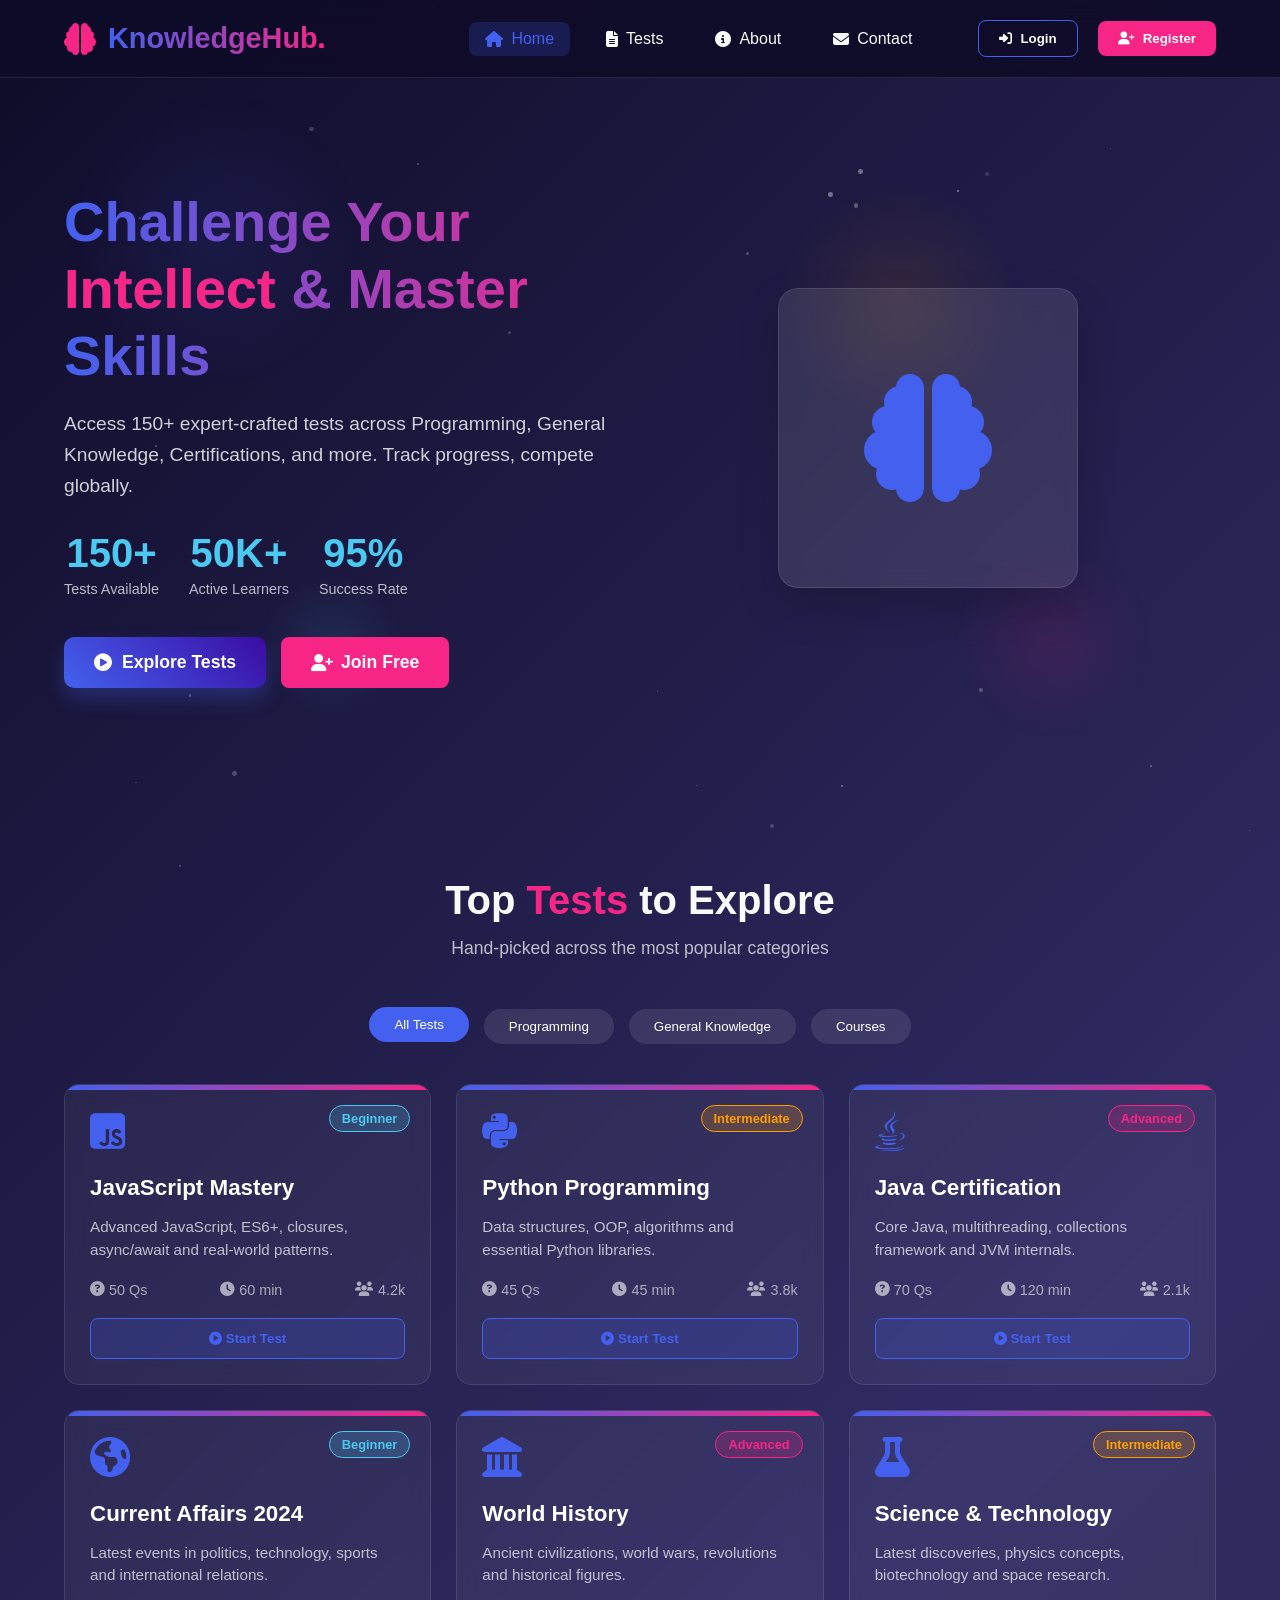
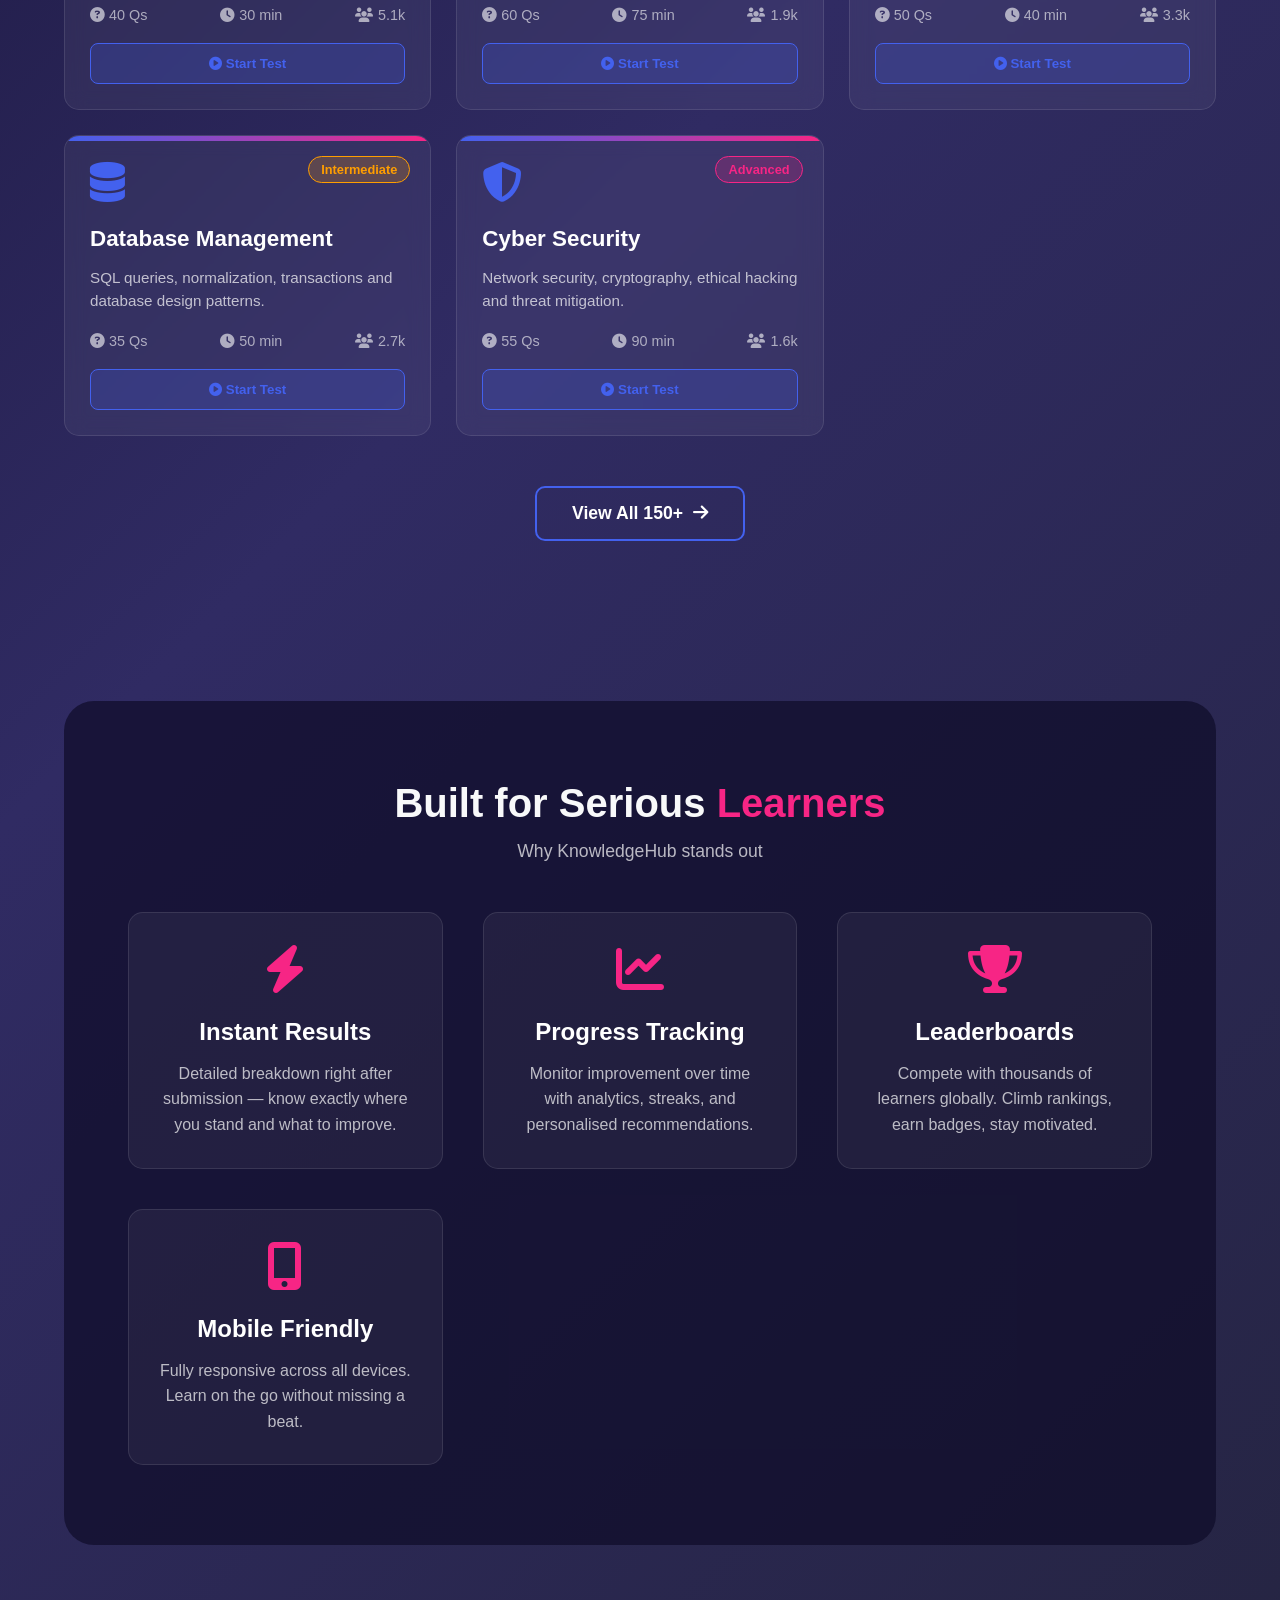
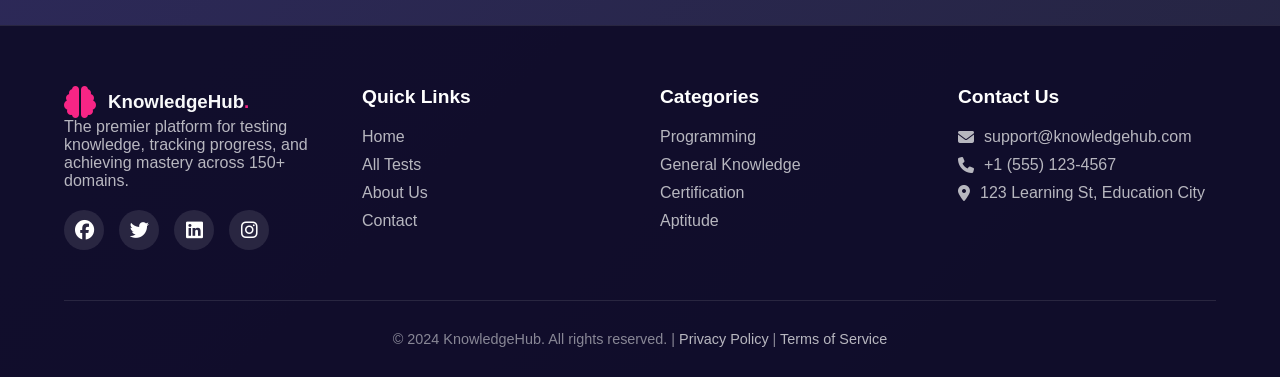
<file: test.html>
<!DOCTYPE html>
<html lang="en">
<head>
    <meta charset="UTF-8">
    <meta name="viewport" content="width=device-width, initial-scale=1.0">
    <title>Test Session - KnowledgeHub</title>
    <link rel="stylesheet" href="css/style.css?v=2.0">
    <link rel="stylesheet" href="https://cdnjs.cloudflare.com/ajax/libs/font-awesome/6.4.0/css/all.min.css">
    <style>
        /* Test-specific styles */
        .test-container {
            padding: 40px 5%;
            max-width: 1200px;
            margin: 0 auto;
        }

        .test-header {
            background: rgba(255, 255, 255, 0.05);
            border-radius: 15px;
            padding: 25px;
            margin-bottom: 30px;
            border: 1px solid rgba(255, 255, 255, 0.1);
            backdrop-filter: blur(10px);
        }

        .test-info {
            display: flex;
            justify-content: space-between;
            align-items: center;
            flex-wrap: wrap;
            gap: 20px;
        }

        .test-title-section h1 {
            font-size: 2.2rem;
            margin-bottom: 10px;
        }

        .test-meta {
            display: flex;
            gap: 20px;
            color: rgba(255, 255, 255, 0.7);
        }

        .timer-section {
            background: rgba(247, 37, 133, 0.1);
            padding: 15px 25px;
            border-radius: 10px;
            border: 1px solid var(--accent);
        }

        .timer {
            font-size: 1.8rem;
            font-weight: 700;
            color: var(--accent);
            font-family: monospace;
        }

        .timer-label {
            font-size: 0.9rem;
            color: rgba(255, 255, 255, 0.7);
        }

        .test-content {
            display: grid;
            grid-template-columns: 1fr 300px;
            gap: 30px;
        }

        @media (max-width: 992px) {
            .test-content {
                grid-template-columns: 1fr;
            }
        }

        .question-section {
            background: rgba(255, 255, 255, 0.05);
            border-radius: 15px;
            padding: 30px;
            margin-bottom: 20px;
            border: 1px solid rgba(255, 255, 255, 0.1);
            backdrop-filter: blur(10px);
        }

        .question-number {
            color: var(--primary);
            font-weight: 600;
            margin-bottom: 10px;
            font-size: 1.1rem;
        }

        .question-text {
            font-size: 1.3rem;
            margin-bottom: 25px;
            line-height: 1.6;
        }

        .options-container {
            display: flex;
            flex-direction: column;
            gap: 15px;
        }

        .option {
            background: rgba(255, 255, 255, 0.05);
            border: 1px solid rgba(255, 255, 255, 0.1);
            border-radius: 10px;
            padding: 18px 20px;
            cursor: pointer;
            transition: all 0.3s;
            display: flex;
            align-items: center;
            gap: 15px;
        }

        .option:hover {
            background: rgba(67, 97, 238, 0.1);
            border-color: var(--primary);
        }

        .option.selected {
            background: rgba(67, 97, 238, 0.2);
            border-color: var(--primary);
        }

        .option-radio {
            width: 20px;
            height: 20px;
            border: 2px solid rgba(255, 255, 255, 0.3);
            border-radius: 50%;
            display: flex;
            align-items: center;
            justify-content: center;
        }

        .option.selected .option-radio {
            border-color: var(--primary);
        }

        .option.selected .option-radio::after {
            content: '';
            width: 10px;
            height: 10px;
            background: var(--primary);
            border-radius: 50%;
        }

        .option-text {
            flex: 1;
        }

        .navigation-buttons {
            display: flex;
            justify-content: space-between;
            margin-top: 30px;
            gap: 15px;
        }

        .nav-btn {
            padding: 12px 25px;
            background: rgba(255, 255, 255, 0.1);
            border: 1px solid rgba(255, 255, 255, 0.2);
            color: white;
            border-radius: 8px;
            cursor: pointer;
            transition: all 0.3s;
            display: flex;
            align-items: center;
            gap: 10px;
            font-weight: 600;
        }

        .nav-btn:hover:not(:disabled) {
            background: rgba(67, 97, 238, 0.2);
            border-color: var(--primary);
        }

        .nav-btn:disabled {
            opacity: 0.5;
            cursor: not-allowed;
        }

        .submit-btn {
            background: linear-gradient(45deg, var(--accent), #e11575);
            color: white;
            border: none;
        }

        .submit-btn:hover:not(:disabled) {
            transform: translateY(-2px);
            box-shadow: 0 10px 20px rgba(247, 37, 133, 0.3);
        }

        .sidebar {
            background: rgba(255, 255, 255, 0.05);
            border-radius: 15px;
            padding: 25px;
            border: 1px solid rgba(255, 255, 255, 0.1);
            backdrop-filter: blur(10px);
            height: fit-content;
            position: sticky;
            top: 100px;
        }

        .questions-grid {
            display: grid;
            grid-template-columns: repeat(5, 1fr);
            gap: 10px;
            margin-bottom: 25px;
        }

        .question-indicator {
            width: 40px;
            height: 40px;
            display: flex;
            align-items: center;
            justify-content: center;
            background: rgba(255, 255, 255, 0.1);
            border-radius: 8px;
            cursor: pointer;
            transition: all 0.3s;
            border: 1px solid transparent;
        }

        .question-indicator:hover {
            background: rgba(67, 97, 238, 0.2);
        }

        .question-indicator.answered {
            background: rgba(76, 201, 240, 0.2);
            border-color: var(--success);
            color: var(--success);
        }

        .question-indicator.current {
            background: rgba(67, 97, 238, 0.3);
            border-color: var(--primary);
            color: var(--primary);
            font-weight: 600;
        }

        .legend {
            display: flex;
            flex-direction: column;
            gap: 10px;
            margin-top: 20px;
        }

        .legend-item {
            display: flex;
            align-items: center;
            gap: 10px;
            font-size: 0.9rem;
            color: rgba(255, 255, 255, 0.7);
        }

        .legend-color {
            width: 15px;
            height: 15px;
            border-radius: 4px;
        }

        .legend-color.answered {
            background: rgba(76, 201, 240, 0.3);
            border: 1px solid var(--success);
        }

        .legend-color.current {
            background: rgba(67, 97, 238, 0.3);
            border: 1px solid var(--primary);
        }

        .legend-color.unanswered {
            background: rgba(255, 255, 255, 0.1);
            border: 1px solid rgba(255, 255, 255, 0.2);
        }

        /* Results page styles */
        .results-container {
            max-width: 800px;
            margin: 0 auto;
            padding: 40px 5%;
        }

        .results-card {
            background: rgba(255, 255, 255, 0.05);
            border-radius: 20px;
            padding: 40px;
            text-align: center;
            border: 1px solid rgba(255, 255, 255, 0.1);
            backdrop-filter: blur(10px);
        }

        .score-circle {
            width: 200px;
            height: 200px;
            border-radius: 50%;
            background: conic-gradient(var(--primary) 0% var(--percentage), rgba(255, 255, 255, 0.1) var(--percentage) 100%);
            display: flex;
            align-items: center;
            justify-content: center;
            margin: 0 auto 30px;
            position: relative;
        }

        .score-circle::before {
            content: '';
            position: absolute;
            width: 160px;
            height: 160px;
            background: rgba(15, 12, 41, 0.9);
            border-radius: 50%;
        }

        .score-value {
            position: relative;
            z-index: 1;
            font-size: 3rem;
            font-weight: 700;
            color: var(--primary);
        }

        .results-details {
            display: grid;
            grid-template-columns: repeat(auto-fit, minmax(200px, 1fr));
            gap: 20px;
            margin: 40px 0;
        }

        .result-item {
            background: rgba(255, 255, 255, 0.05);
            padding: 20px;
            border-radius: 10px;
        }

        .result-item h3 {
            color: rgba(255, 255, 255, 0.7);
            font-size: 0.9rem;
            margin-bottom: 5px;
        }

        .result-item p {
            font-size: 1.5rem;
            font-weight: 600;
            color: white;
        }

        .action-buttons {
            display: flex;
            justify-content: center;
            gap: 20px;
            margin-top: 30px;
        }

        .action-btn {
            padding: 15px 30px;
            border-radius: 10px;
            font-weight: 600;
            cursor: pointer;
            transition: all 0.3s;
            display: flex;
            align-items: center;
            gap: 10px;
        }

        .retry-btn {
            background: rgba(255, 255, 255, 0.1);
            color: white;
            border: 1px solid rgba(255, 255, 255, 0.2);
        }

        .retry-btn:hover {
            background: rgba(255, 255, 255, 0.2);
        }

        .home-btn {
            background: linear-gradient(45deg, var(--primary), var(--secondary));
            color: white;
            border: none;
        }

        .home-btn:hover {
            transform: translateY(-2px);
            box-shadow: 0 10px 20px rgba(67, 97, 238, 0.3);
        }
    </style>
</head>
<body>
    <!-- Animated Background Elements -->
    <div class="bg-animation">
        <div class="floating-shape shape1"></div>
        <div class="floating-shape shape2"></div>
        <div class="floating-shape shape3"></div>
        <div class="floating-shape shape4"></div>
        <div class="particles-container"></div>
    </div>

    <header>
        <div class="logo-container">
            <i class="fas fa-brain logo-icon"></i>
            <h2>KnowledgeHub<span class="logo-dot">.</span></h2>
        </div>
        <div class="test-timer" id="testTimer" style="display: none;">
            <i class="fas fa-clock"></i> 
            <span id="timerDisplay">60:00</span>
        </div>
        <div class="mobile-menu-btn">
            <i class="fas fa-bars"></i>
        </div>
    </header>

    <div class="test-container" id="testContainer">
        <!-- Test content will be loaded dynamically -->
    </div>

    <!-- Include the same popups from index.html -->
    <!-- LOGIN POPUP -->
    <div class="popup-overlay" id="loginOverlay">
        <div class="popup-box">
            <button class="popup-close" onclick="closeAll()"><i class="fas fa-times"></i></button>
            <div class="popup-art">
                <div class="popup-art-content">
                    <h2>Welcome Back</h2>
                    <p>Log in to access your personalised dashboard, continue your tests, and track your global progress.</p>
                </div>
            </div>
            <div class="popup-form-container">
                <div class="popup-header">
                    <h3>Sign In 👋</h3>
                    <p>Enter your credentials to continue</p>
                </div>
                <div class="form-group">
                    <label>Email Address</label>
                    <div class="input-wrap"><i class="fas fa-envelope"></i><input type="email" id="lemail" placeholder="you@example.com"></div>
                </div>
                <div class="form-group">
                    <label>Password</label>
                    <div class="input-wrap">
                        <i class="fas fa-lock"></i>
                        <input type="password" id="lpass" placeholder="Enter your password">
                        <i class="fas fa-eye toggle-pw" onclick="togglePassword('lpass')"></i>
                    </div>
                </div>
                <div class="form-options">
                    <label><input type="checkbox"> Remember me</label>
                    <a href="#">Forgot password?</a>
                </div>
                <button class="btn-submit" id="loginSubmitBtn" onclick="login()">Login Now</button>
                <div class="divider"><span>or continue with</span></div>
                <div class="social-btns">
                    <button class="btn-social"><i class="fab fa-google"></i> Google</button>
                    <button class="btn-social"><i class="fab fa-github"></i> GitHub</button>
                </div>
                <p class="popup-switch">No account? <a onclick="switchToRegister()">Register free</a></p>
            </div>
        </div>
    </div>

    <!-- REGISTER POPUP -->
    <div class="popup-overlay" id="registerOverlay">
        <div class="popup-box">
            <button class="popup-close" onclick="closeAll()"><i class="fas fa-times"></i></button>
            <div class="popup-art" style="background: linear-gradient(135deg, #f72585, var(--secondary));">
                <div class="popup-art-content">
                    <h2>Join 50K+ Learners</h2>
                    <p>Unlock 150+ premium tests, climb global leaderboards, and certify your skills today.</p>
                </div>
            </div>
            <div class="popup-form-container">
                <div class="popup-header">
                    <h3>Create Account 🚀</h3>
                    <p>Your journey begins here</p>
                </div>
                <div class="form-group">
                    <label>Full Name</label>
                    <div class="input-wrap"><i class="fas fa-user"></i><input type="text" id="rname" placeholder="Your full name"></div>
                </div>
                <div class="form-group">
                    <label>Email Address</label>
                    <div class="input-wrap"><i class="fas fa-envelope"></i><input type="email" id="remail" placeholder="you@example.com"></div>
                </div>
                <div class="form-group">
                    <label>Password</label>
                    <div class="input-wrap">
                        <i class="fas fa-lock"></i>
                        <input type="password" id="rpass" placeholder="Min. 8 characters">
                        <i class="fas fa-eye toggle-pw" onclick="togglePassword('rpass')"></i>
                    </div>
                </div>
                <div class="form-group">
                    <label>Confirm Password</label>
                    <div class="input-wrap"><i class="fas fa-lock"></i><input type="password" id="rcpass" placeholder="Repeat password"></div>
                </div>
                <div class="form-options">
                    <label><input type="checkbox" id="termsCheck"> I agree to the <a href="#">Terms & Conditions</a></label>
                </div>
                <button class="btn-submit" id="regSubmitBtn" onclick="register()">Create Account</button>
                <p class="popup-switch" style="margin-top:16px">Already have an account? <a onclick="switchToLogin()">Login here</a></p>
            </div>
        </div>
    </div>

    <footer>
        <div class="footer-content">
            <div class="footer-section">
                <div class="logo-container">
                    <i class="fas fa-brain logo-icon"></i>
                    <h3>KnowledgeHub<span class="logo-dot">.</span></h3>
                </div>
                <p>Master your skills with our comprehensive online examination platform.</p>
                <div class="social-icons">
                    <a href="#"><i class="fab fa-facebook"></i></a>
                    <a href="#"><i class="fab fa-twitter"></i></a>
                    <a href="#"><i class="fab fa-linkedin"></i></a>
                    <a href="#"><i class="fab fa-instagram"></i></a>
                </div>
            </div>
            <div class="footer-section">
                <h4>Quick Links</h4>
                <a href="index.html">Home</a>
                <a href="#">All Tests</a>
                <a href="#">Practice Mode</a>
                <a href="#">Leaderboard</a>
            </div>
            <div class="footer-section">
                <h4>Categories</h4>
                <a href="#">Programming</a>
                <a href="#">General Knowledge</a>
                <a href="#">Current Affairs</a>
                <a href="#">Certification</a>
            </div>
            <div class="footer-section">
                <h4>Contact Us</h4>
                <p><i class="fas fa-envelope"></i> support@knowledgehub.com</p>
                <p><i class="fas fa-phone"></i> +1 (555) 123-4567</p>
                <p><i class="fas fa-map-marker-alt"></i> 123 Learning St, Education City</p>
            </div>
        </div>
        <div class="footer-bottom">
            <p>&copy; 2024 KnowledgeHub. All rights reserved. | <a href="#">Privacy Policy</a> | <a href="#">Terms of Service</a></p>
        </div>
    </footer>

    <script src="js/script.js"></script>
    <script src="js/test.js"></script>
</body>
</html>
</file>
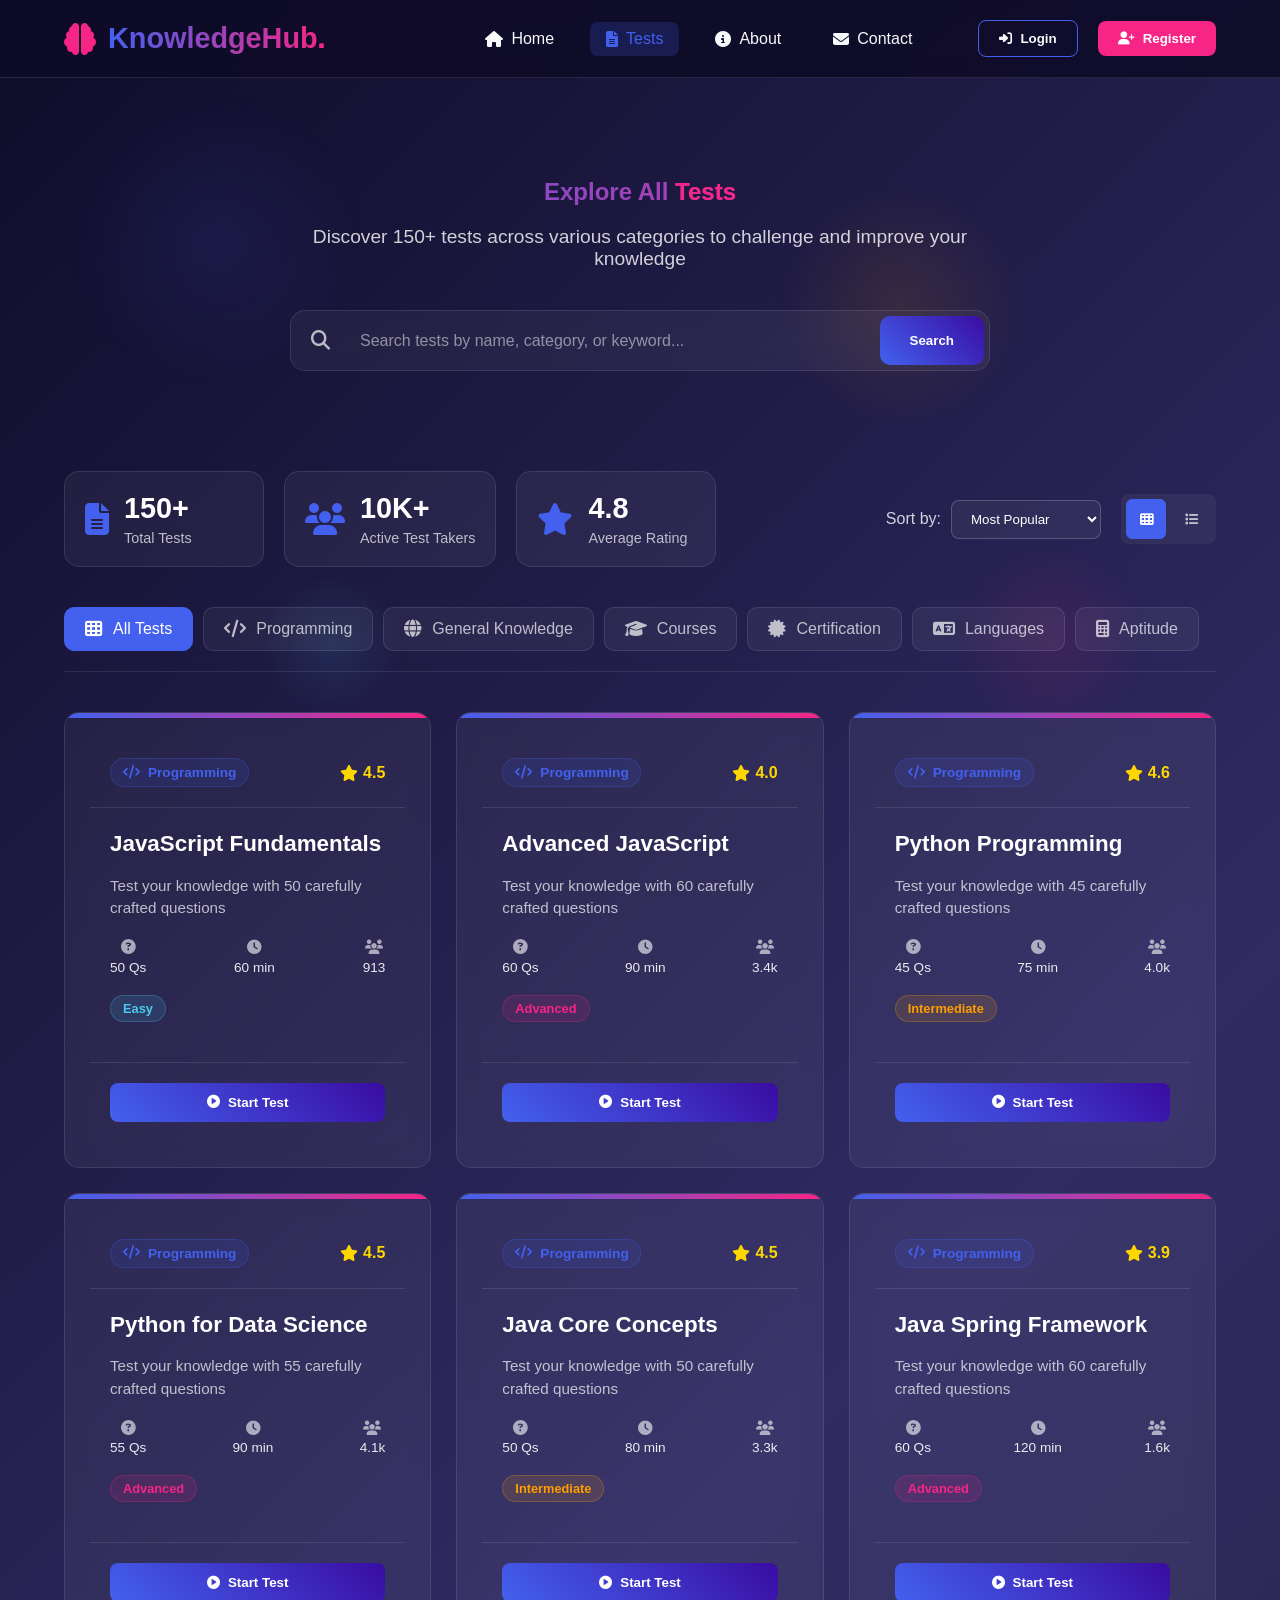
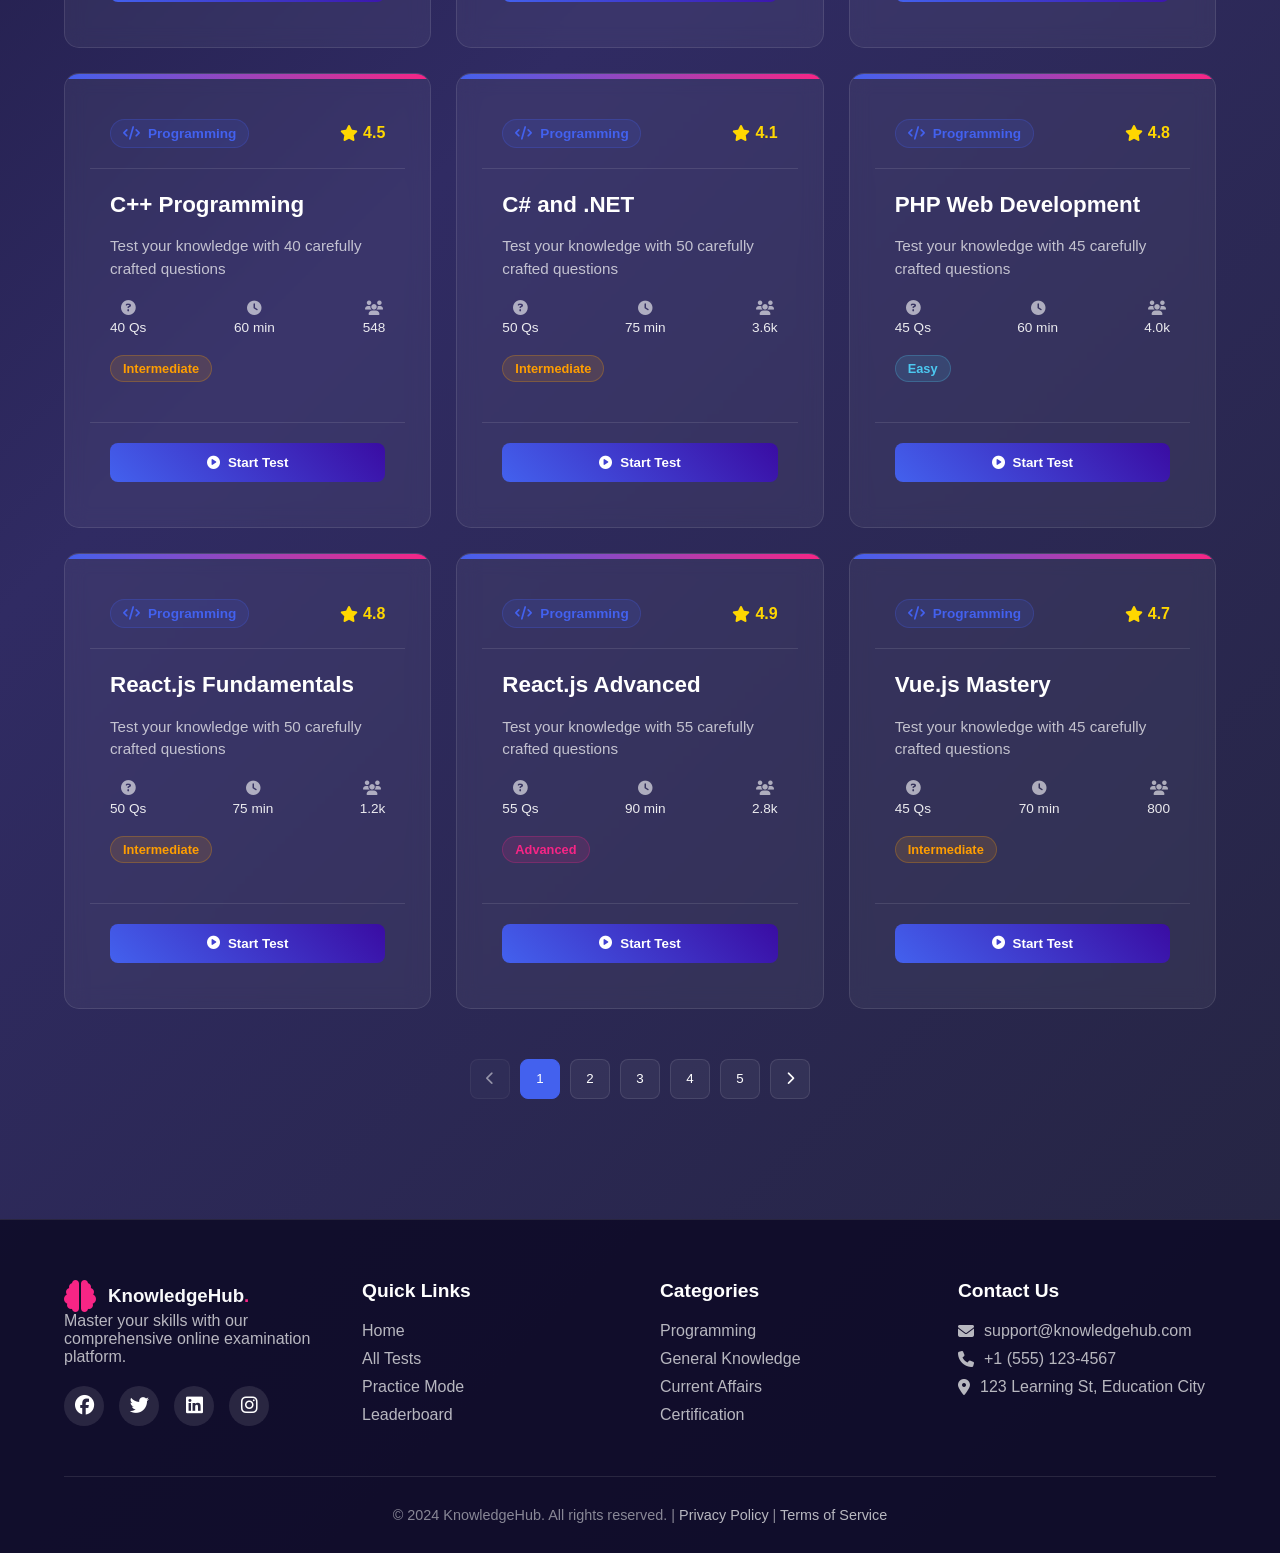
<file: tests.html>
<!DOCTYPE html>
<html lang="en">
<head>
    <meta charset="UTF-8">
    <meta name="viewport" content="width=device-width, initial-scale=1.0">
    <title>All Tests - KnowledgeHub</title>
    <link rel="stylesheet" href="css/style.css?v=2.0">
    <link rel="stylesheet" href="https://cdnjs.cloudflare.com/ajax/libs/font-awesome/6.4.0/css/all.min.css">
</head>
<body>
    <!-- Animated Background Elements -->
    <div class="bg-animation">
        <div class="floating-shape shape1"></div>
        <div class="floating-shape shape2"></div>
        <div class="floating-shape shape3"></div>
        <div class="floating-shape shape4"></div>
        <div class="particles-container"></div>
    </div>

    <header>
        <div class="logo-container">
            <i class="fas fa-brain logo-icon"></i>
            <h2>KnowledgeHub<span class="logo-dot">.</span></h2>
        </div>
        <nav>
            <a href="index.html" class="nav-link"><i class="fas fa-home"></i> Home</a>
            <a href="tests.html" class="nav-link active"><i class="fas fa-file-alt"></i> Tests</a>
            <a href="about.html" class="nav-link"><i class="fas fa-info-circle"></i> About</a>
            <a href="contact.html" class="nav-link"><i class="fas fa-envelope"></i> Contact</a>
            <span id="user" class="user-welcome"></span>
            <button class="btn btn-login" onclick="openLogin()"><i class="fas fa-sign-in-alt"></i> Login</button>
            <button class="btn btn-register" onclick="openRegister()"><i class="fas fa-user-plus"></i> Register</button>
            <button class="btn btn-logout" onclick="logout()" id="logoutBtn" style="display:none;"><i class="fas fa-sign-out-alt"></i> Logout</button>
        </nav>
        <div class="mobile-menu-btn">
            <i class="fas fa-bars"></i>
        </div>
    </header>

    <section class="tests-hero">
        <div class="tests-hero-content">
            <h1 class="animate-text">Explore All <span class="highlight">Tests</span></h1>
            <p class="tests-subtitle">Discover 150+ tests across various categories to challenge and improve your knowledge</p>
            <div class="search-container">
                <div class="search-box">
                    <i class="fas fa-search"></i>
                    <input type="text" id="searchInput" placeholder="Search tests by name, category, or keyword...">
                    <button class="search-btn" onclick="searchTests()">Search</button>
                </div>
            </div>
        </div>
    </section>

    <section class="all-tests-section">
        <div class="tests-container">
            <div class="tests-header">
                <div class="tests-stats">
                    <div class="stat-card">
                        <i class="fas fa-file-alt"></i>
                        <div>
                            <h3 id="totalTests">150+</h3>
                            <p>Total Tests</p>
                        </div>
                    </div>
                    <div class="stat-card">
                        <i class="fas fa-users"></i>
                        <div>
                            <h3>10K+</h3>
                            <p>Active Test Takers</p>
                        </div>
                    </div>
                    <div class="stat-card">
                        <i class="fas fa-star"></i>
                        <div>
                            <h3>4.8</h3>
                            <p>Average Rating</p>
                        </div>
                    </div>
                </div>
                
                <div class="tests-controls">
                    <div class="sort-control">
                        <label for="sortSelect">Sort by:</label>
                        <select id="sortSelect" onchange="sortTests()">
                            <option value="popular">Most Popular</option>
                            <option value="newest">Newest First</option>
                            <option value="name">Name (A-Z)</option>
                            <option value="difficulty">Difficulty</option>
                            <option value="duration">Duration</option>
                        </select>
                    </div>
                    
                    <div class="view-control">
                        <button class="view-btn active" onclick="changeView('grid')"><i class="fas fa-th"></i></button>
                        <button class="view-btn" onclick="changeView('list')"><i class="fas fa-list"></i></button>
                    </div>
                </div>
            </div>
            
            <div class="category-tabs">
                <div class="category-tab active" data-category="all" onclick="filterTestsByCategory('all')">
                    <i class="fas fa-th"></i>
                    <span>All Tests</span>
                </div>
                <div class="category-tab" data-category="programming" onclick="filterTestsByCategory('programming')">
                    <i class="fas fa-code"></i>
                    <span>Programming</span>
                </div>
                <div class="category-tab" data-category="gk" onclick="filterTestsByCategory('gk')">
                    <i class="fas fa-globe"></i>
                    <span>General Knowledge</span>
                </div>
                <div class="category-tab" data-category="courses" onclick="filterTestsByCategory('courses')">
                    <i class="fas fa-graduation-cap"></i>
                    <span>Courses</span>
                </div>
                <div class="category-tab" data-category="certification" onclick="filterTestsByCategory('certification')">
                    <i class="fas fa-certificate"></i>
                    <span>Certification</span>
                </div>
                <div class="category-tab" data-category="language" onclick="filterTestsByCategory('language')">
                    <i class="fas fa-language"></i>
                    <span>Languages</span>
                </div>
                <div class="category-tab" data-category="aptitude" onclick="filterTestsByCategory('aptitude')">
                    <i class="fas fa-calculator"></i>
                    <span>Aptitude</span>
                </div>
            </div>
            
            <div class="tests-grid" id="testsGrid">
                <!-- Tests will be loaded dynamically -->
            </div>
            
            <div class="pagination" id="pagination">
                <!-- Pagination will be loaded dynamically -->
            </div>
        </div>
    </section>

    <!-- Include the same popups from index.html -->
    <!-- LOGIN POPUP -->
    <div class="popup-overlay" id="loginOverlay">
        <div class="popup-box">
            <button class="popup-close" onclick="closeAll()"><i class="fas fa-times"></i></button>
            <div class="popup-art">
                <div class="popup-art-content">
                    <h2>Welcome Back</h2>
                    <p>Log in to access your personalised dashboard, continue your tests, and track your global progress.</p>
                </div>
            </div>
            <div class="popup-form-container">
                <div class="popup-header">
                    <h3>Sign In 👋</h3>
                    <p>Enter your credentials to continue</p>
                </div>
                <div class="form-group">
                    <label>Email Address</label>
                    <div class="input-wrap"><i class="fas fa-envelope"></i><input type="email" id="lemail" placeholder="you@example.com"></div>
                </div>
                <div class="form-group">
                    <label>Password</label>
                    <div class="input-wrap">
                        <i class="fas fa-lock"></i>
                        <input type="password" id="lpass" placeholder="Enter your password">
                        <i class="fas fa-eye toggle-pw" onclick="togglePassword('lpass')"></i>
                    </div>
                </div>
                <div class="form-options">
                    <label><input type="checkbox"> Remember me</label>
                    <a href="#">Forgot password?</a>
                </div>
                <button class="btn-submit" id="loginSubmitBtn" onclick="login()">Login Now</button>
                <div class="divider"><span>or continue with</span></div>
                <div class="social-btns">
                    <button class="btn-social"><i class="fab fa-google"></i> Google</button>
                    <button class="btn-social"><i class="fab fa-github"></i> GitHub</button>
                </div>
                <p class="popup-switch">No account? <a onclick="switchToRegister()">Register free</a></p>
            </div>
        </div>
    </div>

    <!-- REGISTER POPUP -->
    <div class="popup-overlay" id="registerOverlay">
        <div class="popup-box">
            <button class="popup-close" onclick="closeAll()"><i class="fas fa-times"></i></button>
            <div class="popup-art" style="background: linear-gradient(135deg, #f72585, var(--secondary));">
                <div class="popup-art-content">
                    <h2>Join 50K+ Learners</h2>
                    <p>Unlock 150+ premium tests, climb global leaderboards, and certify your skills today.</p>
                </div>
            </div>
            <div class="popup-form-container">
                <div class="popup-header">
                    <h3>Create Account 🚀</h3>
                    <p>Your journey begins here</p>
                </div>
                <div class="form-group">
                    <label>Full Name</label>
                    <div class="input-wrap"><i class="fas fa-user"></i><input type="text" id="rname" placeholder="Your full name"></div>
                </div>
                <div class="form-group">
                    <label>Email Address</label>
                    <div class="input-wrap"><i class="fas fa-envelope"></i><input type="email" id="remail" placeholder="you@example.com"></div>
                </div>
                <div class="form-group">
                    <label>Password</label>
                    <div class="input-wrap">
                        <i class="fas fa-lock"></i>
                        <input type="password" id="rpass" placeholder="Min. 8 characters">
                        <i class="fas fa-eye toggle-pw" onclick="togglePassword('rpass')"></i>
                    </div>
                </div>
                <div class="form-group">
                    <label>Confirm Password</label>
                    <div class="input-wrap"><i class="fas fa-lock"></i><input type="password" id="rcpass" placeholder="Repeat password"></div>
                </div>
                <div class="form-options">
                    <label><input type="checkbox" id="termsCheck"> I agree to the <a href="#">Terms & Conditions</a></label>
                </div>
                <button class="btn-submit" id="regSubmitBtn" onclick="register()">Create Account</button>
                <p class="popup-switch" style="margin-top:16px">Already have an account? <a onclick="switchToLogin()">Login here</a></p>
            </div>
        </div>
    </div>

    <footer>
        <div class="footer-content">
            <div class="footer-section">
                <div class="logo-container">
                    <i class="fas fa-brain logo-icon"></i>
                    <h3>KnowledgeHub<span class="logo-dot">.</span></h3>
                </div>
                <p>Master your skills with our comprehensive online examination platform.</p>
                <div class="social-icons">
                    <a href="#"><i class="fab fa-facebook"></i></a>
                    <a href="#"><i class="fab fa-twitter"></i></a>
                    <a href="#"><i class="fab fa-linkedin"></i></a>
                    <a href="#"><i class="fab fa-instagram"></i></a>
                </div>
            </div>
            <div class="footer-section">
                <h4>Quick Links</h4>
                <a href="index.html">Home</a>
                <a href="tests.html">All Tests</a>
                <a href="#">Practice Mode</a>
                <a href="#">Leaderboard</a>
            </div>
            <div class="footer-section">
                <h4>Categories</h4>
                <a href="#" onclick="filterTestsByCategory('programming')">Programming</a>
                <a href="#" onclick="filterTestsByCategory('gk')">General Knowledge</a>
                <a href="#" onclick="filterTestsByCategory('gk')">Current Affairs</a>
                <a href="#" onclick="filterTestsByCategory('certification')">Certification</a>
            </div>
            <div class="footer-section">
                <h4>Contact Us</h4>
                <p><i class="fas fa-envelope"></i> support@knowledgehub.com</p>
                <p><i class="fas fa-phone"></i> +1 (555) 123-4567</p>
                <p><i class="fas fa-map-marker-alt"></i> 123 Learning St, Education City</p>
            </div>
        </div>
        <div class="footer-bottom">
            <p>&copy; 2024 KnowledgeHub. All rights reserved. | <a href="#">Privacy Policy</a> | <a href="#">Terms of Service</a></p>
        </div>
    </footer>

    <script src="js/tests.js"></script>
</body>
</html>
</file>
<file: css/style.css>
/* Reset and Base Styles */
* {
    margin: 0;
    padding: 0;
    box-sizing: border-box;
    font-family: 'Segoe UI', Tahoma, Geneva, Verdana, sans-serif;
}

:root {
    --primary: #4361ee;
    --secondary: #3a0ca3;
    --accent: #f72585;
    --light: #f8f9fa;
    --dark: #212529;
    --success: #4cc9f0;
    --warning: #ff9e00;
    --danger: #f72585;
    --gray: #6c757d;
    --shadow: 0 10px 30px rgba(0, 0, 0, 0.1);
}

body {
    background: linear-gradient(135deg, #0f0c29, #302b63, #24243e);
    color: var(--light);
    overflow-x: hidden;
    min-height: 100vh;
    position: relative;
}

/* Animated Background */
.bg-animation {
    position: fixed;
    top: 0;
    left: 0;
    width: 100%;
    height: 100%;
    z-index: -1;
    overflow: hidden;
}

.floating-shape {
    position: absolute;
    border-radius: 50%;
    background: rgba(255, 255, 255, 0.05);
    animation: float 15s infinite ease-in-out;
}

.shape1 {
    width: 300px;
    height: 300px;
    top: 10%;
    left: 5%;
    animation-delay: 0s;
    background: radial-gradient(circle, rgba(67, 97, 238, 0.1) 0%, transparent 70%);
}

.shape2 {
    width: 200px;
    height: 200px;
    top: 60%;
    right: 10%;
    animation-delay: 2s;
    background: radial-gradient(circle, rgba(247, 37, 133, 0.1) 0%, transparent 70%);
}

.shape3 {
    width: 150px;
    height: 150px;
    bottom: 20%;
    left: 20%;
    animation-delay: 5s;
    background: radial-gradient(circle, rgba(76, 201, 240, 0.1) 0%, transparent 70%);
}

.shape4 {
    width: 250px;
    height: 250px;
    top: 20%;
    right: 20%;
    animation-delay: 7s;
    background: radial-gradient(circle, rgba(255, 158, 0, 0.1) 0%, transparent 70%);
}

@keyframes float {
    0%, 100% { transform: translateY(0) rotate(0deg); }
    50% { transform: translateY(-20px) rotate(5deg); }
}

/* Header */
header {
    display: flex;
    justify-content: space-between;
    align-items: center;
    padding: 20px 5%;
    background: rgba(15, 12, 41, 0.9);
    backdrop-filter: blur(10px);
    border-bottom: 1px solid rgba(255, 255, 255, 0.1);
    position: sticky;
    top: 0;
    z-index: 1000;
}

.logo-container {
    display: flex;
    align-items: center;
    gap: 12px;
}

.logo-icon {
    font-size: 2rem;
    color: var(--accent);
    animation: pulse 2s infinite;
}

@keyframes pulse {
    0%, 100% { transform: scale(1); }
    50% { transform: scale(1.1); }
}

.logo-container h2 {
    font-size: 1.8rem;
    font-weight: 700;
    background: linear-gradient(to right, var(--primary), var(--accent));
    -webkit-background-clip: text;
    background-clip: text;
    color: transparent;
}

.logo-dot {
    color: var(--accent);
}

nav {
    display: flex;
    align-items: center;
    gap: 20px;
}

.nav-link {
    color: var(--light);
    text-decoration: none;
    font-weight: 500;
    padding: 8px 16px;
    border-radius: 8px;
    transition: all 0.3s;
    display: flex;
    align-items: center;
    gap: 8px;
}

.nav-link:hover, .nav-link.active {
    background: rgba(67, 97, 238, 0.2);
    color: var(--primary);
}

.btn {
    padding: 10px 20px;
    border-radius: 8px;
    font-weight: 600;
    cursor: pointer;
    transition: all 0.3s;
    border: none;
    display: flex;
    align-items: center;
    gap: 8px;
}

.btn-login {
    background: transparent;
    color: var(--light);
    border: 1px solid var(--primary);
}

.btn-login:hover {
    background: var(--primary);
}

.btn-register {
    background: var(--accent);
    color: white;
}

.btn-register:hover {
    background: #e11575;
    transform: translateY(-2px);
}

.btn-logout {
    background: rgba(255, 255, 255, 0.1);
    color: var(--light);
}

.btn-logout:hover {
    background: rgba(255, 255, 255, 0.2);
}

.user-welcome {
    font-weight: 500;
    color: var(--success);
    margin-right: 10px;
}

.mobile-menu-btn {
    display: none;
    font-size: 1.5rem;
    cursor: pointer;
}

/* Hero Section */
.hero {
    display: flex;
    justify-content: space-between;
    align-items: center;
    padding: 80px 5%;
    min-height: 80vh;
}

.hero-content {
    flex: 1;
    max-width: 600px;
}

.hero-title {
    font-size: 3.5rem;
    font-weight: 800;
    margin-bottom: 20px;
    line-height: 1.2;
}

.animate-text {
    background: linear-gradient(90deg, var(--primary), var(--accent), var(--success), var(--warning));
    background-size: 300% 300%;
    -webkit-background-clip: text;
    background-clip: text;
    color: transparent;
    animation: gradient 5s ease infinite;
}

@keyframes gradient {
    0% { background-position: 0% 50%; }
    50% { background-position: 100% 50%; }
    100% { background-position: 0% 50%; }
}

.highlight {
    color: var(--accent);
}

.hero-subtitle {
    font-size: 1.2rem;
    color: rgba(255, 255, 255, 0.8);
    margin-bottom: 30px;
    line-height: 1.6;
}

.stats-container {
    display: flex;
    gap: 30px;
    margin-bottom: 40px;
}

.stat {
    text-align: center;
}

.stat h3 {
    font-size: 2.5rem;
    font-weight: 700;
    color: var(--success);
    margin-bottom: 5px;
}

.stat p {
    color: rgba(255, 255, 255, 0.7);
    font-size: 0.9rem;
}

.btn-hero {
    background: linear-gradient(45deg, var(--primary), var(--secondary));
    color: white;
    padding: 15px 30px;
    font-size: 1.1rem;
    font-weight: 600;
    border: none;
    border-radius: 10px;
    cursor: pointer;
    transition: all 0.3s;
    display: flex;
    align-items: center;
    gap: 10px;
    box-shadow: 0 10px 20px rgba(67, 97, 238, 0.3);
}

.btn-hero:hover {
    transform: translateY(-5px);
    box-shadow: 0 15px 30px rgba(67, 97, 238, 0.4);
}

.hero-visual {
    flex: 1;
    display: flex;
    justify-content: center;
    align-items: center;
}

.floating-card {
    width: 300px;
    height: 300px;
    background: rgba(255, 255, 255, 0.1);
    border-radius: 20px;
    display: flex;
    justify-content: center;
    align-items: center;
    font-size: 8rem;
    color: var(--primary);
    animation: float-card 6s infinite ease-in-out;
    box-shadow: 0 20px 40px rgba(0, 0, 0, 0.2);
    backdrop-filter: blur(10px);
    border: 1px solid rgba(255, 255, 255, 0.1);
}

@keyframes float-card {
    0%, 100% { transform: translateY(0) rotate(0deg); }
    50% { transform: translateY(-20px) rotate(5deg); }
}

/* Tests Section */
.tests-section {
    padding: 80px 5%;
}

.section-title {
    font-size: 2.5rem;
    text-align: center;
    margin-bottom: 15px;
}

.section-subtitle {
    text-align: center;
    color: rgba(255, 255, 255, 0.7);
    margin-bottom: 50px;
    font-size: 1.1rem;
}

.category-filter {
    display: flex;
    justify-content: center;
    gap: 15px;
    margin-bottom: 40px;
    flex-wrap: wrap;
}

.filter-btn {
    padding: 10px 25px;
    background: rgba(255, 255, 255, 0.1);
    color: white;
    border: none;
    border-radius: 50px;
    cursor: pointer;
    transition: all 0.3s;
    font-weight: 500;
}

.filter-btn:hover, .filter-btn.active {
    background: var(--primary);
    transform: translateY(-2px);
}

.tests-grid {
    display: grid;
    grid-template-columns: repeat(auto-fill, minmax(280px, 1fr));
    gap: 30px;
    margin-bottom: 50px;
}

.test-card {
    background: rgba(255, 255, 255, 0.05);
    border-radius: 15px;
    padding: 25px;
    transition: all 0.4s;
    border: 1px solid rgba(255, 255, 255, 0.1);
    position: relative;
    overflow: hidden;
    backdrop-filter: blur(10px);
}

.test-card:hover {
    transform: translateY(-10px);
    box-shadow: 0 20px 40px rgba(0, 0, 0, 0.3);
    border-color: var(--primary);
}

.test-card::before {
    content: '';
    position: absolute;
    top: 0;
    left: 0;
    width: 100%;
    height: 5px;
    background: linear-gradient(90deg, var(--primary), var(--accent));
}

.card-icon {
    font-size: 2.5rem;
    margin-bottom: 20px;
    color: var(--primary);
}

.test-card h3 {
    font-size: 1.4rem;
    margin-bottom: 15px;
    color: white;
}

.test-card p {
    color: rgba(255, 255, 255, 0.7);
    font-size: 0.95rem;
    line-height: 1.5;
    margin-bottom: 20px;
}

.card-meta {
    display: flex;
    justify-content: space-between;
    margin-bottom: 20px;
    font-size: 0.9rem;
    color: rgba(255, 255, 255, 0.6);
}

.card-meta span {
    display: flex;
    align-items: center;
    gap: 5px;
}

.card-btn {
    width: 100%;
    padding: 12px;
    background: rgba(67, 97, 238, 0.2);
    color: var(--primary);
    border: 1px solid var(--primary);
    border-radius: 8px;
    font-weight: 600;
    cursor: pointer;
    transition: all 0.3s;
}

.card-btn:hover {
    background: var(--primary);
    color: white;
}

.difficulty {
    position: absolute;
    top: 20px;
    right: 20px;
    padding: 5px 12px;
    border-radius: 20px;
    font-size: 0.8rem;
    font-weight: 600;
}

.easy {
    background: rgba(76, 201, 240, 0.2);
    color: var(--success);
    border: 1px solid var(--success);
}

.intermediate {
    background: rgba(255, 158, 0, 0.2);
    color: var(--warning);
    border: 1px solid var(--warning);
}

.advanced {
    background: rgba(247, 37, 133, 0.2);
    color: var(--accent);
    border: 1px solid var(--accent);
}

.view-all-container {
    text-align: center;
    margin-top: 40px;
}

.view-all-btn {
    padding: 15px 35px;
    background: transparent;
    color: white;
    border: 2px solid var(--primary);
    border-radius: 10px;
    font-size: 1.1rem;
    font-weight: 600;
    cursor: pointer;
    transition: all 0.3s;
    display: inline-flex;
    align-items: center;
    gap: 10px;
}

.view-all-btn:hover {
    background: var(--primary);
    transform: translateY(-3px);
}

/* Features Section */
.features {
    padding: 80px 5%;
    background: rgba(15, 12, 41, 0.7);
    margin-top: 50px;
    border-radius: 30px;
    margin: 80px 5%;
}

.features-grid {
    display: grid;
    grid-template-columns: repeat(auto-fit, minmax(300px, 1fr));
    gap: 40px;
    margin-top: 50px;
}

.feature-card {
    background: rgba(255, 255, 255, 0.05);
    padding: 30px;
    border-radius: 15px;
    text-align: center;
    transition: all 0.3s;
    border: 1px solid rgba(255, 255, 255, 0.1);
}

.feature-card:hover {
    transform: translateY(-10px);
    border-color: var(--accent);
}

.feature-icon {
    font-size: 3rem;
    color: var(--accent);
    margin-bottom: 20px;
}

.feature-card h3 {
    font-size: 1.5rem;
    margin-bottom: 15px;
    color: white;
}

.feature-card p {
    color: rgba(255, 255, 255, 0.7);
    line-height: 1.6;
}

/* Popup Styles */
.popup-overlay {
    display: none;
    position: fixed;
    top: 0; left: 0; width: 100%; height: 100%;
    background: rgba(8, 11, 26, 0.85);
    backdrop-filter: blur(12px);
    z-index: 9000;
    align-items: center;
    justify-content: center;
    padding: 20px;
}

.popup-box {
    background: linear-gradient(145deg, rgba(30, 33, 58, 0.95), rgba(14, 18, 41, 0.98));
    border: 1px solid rgba(255, 255, 255, 0.1);
    box-shadow: 0 25px 50px -12px rgba(0, 0, 0, 0.6), 0 0 40px rgba(67, 97, 238, 0.15);
    border-radius: 20px;
    width: 100%;
    max-width: 850px;
    display: flex;
    overflow: hidden;
    position: relative;
    animation: popIn 0.35s cubic-bezier(0.175, 0.885, 0.32, 1.275);
}

.popup-art {
    width: 45%;
    background: linear-gradient(135deg, var(--primary), var(--secondary));
    padding: 40px;
    display: flex;
    flex-direction: column;
    justify-content: center;
    color: white;
    position: relative;
    overflow: hidden;
}

@media (max-width: 768px) {
    .popup-art { display: none; }
    .popup-box { max-width: 420px; }
}

.popup-art::before {
    content: '';
    position: absolute;
    top: -50%; left: -50%; width: 200%; height: 200%;
    background: radial-gradient(circle, rgba(255,255,255,0.15) 0%, transparent 60%);
    animation: rotateArt 20s linear infinite;
}

@keyframes rotateArt {
    100% { transform: rotate(360deg); }
}

.popup-art-content {
    position: relative;
    z-index: 1;
}

.popup-art h2 {
    font-size: 2.2rem;
    font-weight: 800;
    margin-bottom: 15px;
    line-height: 1.2;
}

.popup-art p {
    font-size: 1.05rem;
    opacity: 0.9;
    line-height: 1.6;
}

.popup-form-container {
    width: 55%;
    padding: 40px;
    background: transparent;
}

@media (max-width: 768px) {
    .popup-form-container { width: 100%; padding: 30px; }
}

@keyframes popIn {
    from { opacity: 0; transform: scale(0.95) translateY(10px); }
    to { opacity: 1; transform: scale(1) translateY(0); }
}

.popup-close {
    position: absolute;
    top: 16px;
    right: 16px;
    background: rgba(255, 255, 255, 0.04);
    border: 1px solid rgba(255, 255, 255, 0.08);
    color: rgba(240, 240, 255, 0.5);
    width: 32px;
    height: 32px;
    border-radius: 8px;
    display: grid;
    place-items: center;
    cursor: pointer;
    transition: all 0.2s;
    font-size: 1rem;
}

.popup-close:hover {
    color: #f0f0ff;
    background: rgba(255, 255, 255, 0.1);
}

.popup-header {
    margin-bottom: 24px;
}

.popup-header h3 {
    font-weight: 800;
    font-size: 1.3rem;
    margin-bottom: 6px;
    color: white;
}

.popup-header p {
    color: rgba(240, 240, 255, 0.5);
    font-size: 0.88rem;
}

.form-group {
    margin-bottom: 16px;
}

.form-group label {
    display: block;
    font-size: 0.82rem;
    font-weight: 600;
    color: rgba(240, 240, 255, 0.5);
    margin-bottom: 7px;
}

.input-wrap {
    position: relative;
}

.input-wrap i {
    position: absolute;
    left: 14px;
    top: 50%;
    transform: translateY(-50%);
    color: rgba(240, 240, 255, 0.5);
    font-size: 0.9rem;
}

.input-wrap input {
    width: 100%;
    padding: 11px 14px 11px 40px;
    background: rgba(255, 255, 255, 0.05);
    border: 1px solid rgba(255, 255, 255, 0.08);
    border-radius: 10px;
    color: #f0f0ff;
    font-size: 0.92rem;
    transition: all 0.2s;
}

.input-wrap input:focus {
    outline: none;
    border-color: var(--primary);
    background: rgba(67, 97, 238, 0.06);
}

.input-wrap .toggle-pw {
    position: absolute;
    right: 14px;
    top: 50%;
    transform: translateY(-50%);
    left: auto;
    cursor: pointer;
    color: rgba(240, 240, 255, 0.5);
    font-size: 0.9rem;
    transition: color 0.2s;
}

.input-wrap .toggle-pw:hover {
    color: #f0f0ff;
}

.form-options {
    display: flex;
    justify-content: space-between;
    align-items: center;
    margin: 12px 0 20px;
    font-size: 0.82rem;
}

.form-options label {
    display: flex;
    align-items: center;
    gap: 6px;
    color: rgba(240, 240, 255, 0.5);
    cursor: pointer;
}

.form-options a {
    color: var(--primary);
    text-decoration: none;
}

.btn-submit {
    width: 100%;
    padding: 13px;
    background: var(--primary);
    color: #fff;
    border: none;
    border-radius: 10px;
    font-weight: 700;
    font-size: 0.95rem;
    cursor: pointer;
    transition: all 0.25s;
}

.btn-submit:hover {
    background: #364fc7;
    transform: translateY(-1px);
}

.btn-submit:disabled {
    opacity: 0.6;
    cursor: not-allowed;
    transform: none;
}

.divider {
    display: flex;
    align-items: center;
    gap: 12px;
    margin: 20px 0;
}

.divider::before, .divider::after {
    content: '';
    flex: 1;
    height: 1px;
    background: rgba(255, 255, 255, 0.08);
}

.divider span {
    font-size: 0.78rem;
    color: rgba(240, 240, 255, 0.5);
    white-space: nowrap;
}

.social-btns {
    display: grid;
    grid-template-columns: 1fr 1fr;
    gap: 10px;
    margin-bottom: 20px;
}

.btn-social {
    padding: 10px;
    background: rgba(255, 255, 255, 0.04);
    border: 1px solid rgba(255, 255, 255, 0.08);
    border-radius: 8px;
    color: #f0f0ff;
    font-size: 0.85rem;
    cursor: pointer;
    transition: all 0.2s;
    display: flex;
    align-items: center;
    justify-content: center;
    gap: 7px;
}

.btn-social:hover {
    background: rgba(255, 255, 255, 0.08);
    border-color: rgba(255, 255, 255, 0.15);
}

.popup-switch {
    text-align: center;
    font-size: 0.85rem;
    color: rgba(240, 240, 255, 0.5);
}

.popup-switch a {
    color: var(--primary);
    text-decoration: none;
    font-weight: 600;
    cursor: pointer;
}

/* Footer */
footer {
    background: rgba(15, 12, 41, 0.9);
    border-top: 1px solid rgba(255, 255, 255, 0.1);
    padding: 60px 5% 30px;
    margin-top: 80px;
}

.footer-content {
    display: grid;
    grid-template-columns: repeat(auto-fit, minmax(200px, 1fr));
    gap: 40px;
    margin-bottom: 40px;
}

.footer-section h4 {
    font-size: 1.2rem;
    margin-bottom: 20px;
    color: white;
}

.footer-section a {
    display: block;
    color: rgba(255, 255, 255, 0.7);
    text-decoration: none;
    margin-bottom: 10px;
    transition: color 0.3s;
}

.footer-section a:hover {
    color: var(--primary);
}

.footer-section p {
    color: rgba(255, 255, 255, 0.7);
    margin-bottom: 10px;
    display: flex;
    align-items: center;
    gap: 10px;
}

.social-icons {
    display: flex;
    gap: 15px;
    margin-top: 20px;
}

.social-icons a {
    display: inline-flex;
    align-items: center;
    justify-content: center;
    width: 40px;
    height: 40px;
    background: rgba(255, 255, 255, 0.1);
    border-radius: 50%;
    color: white;
    font-size: 1.2rem;
    transition: all 0.3s;
}

.social-icons a:hover {
    background: var(--primary);
    transform: translateY(-3px);
}

.footer-bottom {
    text-align: center;
    padding-top: 30px;
    border-top: 1px solid rgba(255, 255, 255, 0.1);
    color: rgba(255, 255, 255, 0.5);
    font-size: 0.9rem;
}

.footer-bottom a {
    color: rgba(255, 255, 255, 0.7);
    text-decoration: none;
}

.footer-bottom a:hover {
    color: var(--primary);
    text-decoration: underline;
}

/* Responsive Design */
@media (max-width: 992px) {
    .hero {
        flex-direction: column;
        text-align: center;
        padding: 60px 5%;
    }
    
    .hero-content {
        margin-bottom: 50px;
    }
    
    .stats-container {
        justify-content: center;
    }
    
    .hero-title {
        font-size: 2.8rem;
    }
}

@media (max-width: 768px) {
    header {
        padding: 15px 5%;
    }
    
    nav {
        display: none;
        position: absolute;
        top: 100%;
        left: 0;
        width: 100%;
        background: rgba(15, 12, 41, 0.95);
        flex-direction: column;
        padding: 20px;
        backdrop-filter: blur(10px);
    }
    
    nav.active {
        display: flex;
    }
    
    .mobile-menu-btn {
        display: block;
    }
    
    .hero-title {
        font-size: 2.3rem;
    }
    
    .section-title {
        font-size: 2rem;
    }
    
    .floating-card {
        width: 200px;
        height: 200px;
        font-size: 5rem;
    }
}

@media (max-width: 576px) {
    .hero-title {
        font-size: 1.8rem;
    }
    
    .hero-subtitle {
        font-size: 1rem;
    }
    
    .stats-container {
        flex-direction: column;
        gap: 20px;
    }
    
    .tests-grid {
        grid-template-columns: 1fr;
    }
    
    .popup-container {
        margin: 0 20px;
    }
}
/* About Page Styles */
.about-hero {
    text-align: center;
    padding: 100px 5% 60px;
}

.about-subtitle {
    font-size: 1.2rem;
    color: rgba(255, 255, 255, 0.8);
    max-width: 600px;
    margin: 20px auto 0;
}

.about-content {
    padding: 40px 5%;
}

.about-container {
    max-width: 1200px;
    margin: 0 auto;
}

.about-section {
    display: grid;
    grid-template-columns: 1fr 1fr;
    gap: 60px;
    align-items: center;
    margin-bottom: 80px;
}

.about-section.reverse {
    direction: rtl;
}

.about-section.reverse > * {
    direction: ltr;
}

.about-text h2 {
    font-size: 2.5rem;
    margin-bottom: 20px;
}

.about-text p {
    color: rgba(255, 255, 255, 0.8);
    line-height: 1.6;
    margin-bottom: 20px;
    font-size: 1.1rem;
}

.image-placeholder {
    width: 100%;
    height: 300px;
    background: rgba(255, 255, 255, 0.05);
    border-radius: 20px;
    display: flex;
    align-items: center;
    justify-content: center;
    font-size: 8rem;
    color: var(--primary);
    border: 1px solid rgba(255, 255, 255, 0.1);
}

.journey-stats {
    display: grid;
    grid-template-columns: repeat(3, 1fr);
    gap: 30px;
    margin-top: 40px;
}

.journey-stat {
    text-align: center;
    background: rgba(255, 255, 255, 0.05);
    padding: 20px;
    border-radius: 15px;
    border: 1px solid rgba(255, 255, 255, 0.1);
}

.journey-stat h3 {
    font-size: 2.5rem;
    color: var(--primary);
    margin-bottom: 5px;
}

.journey-stat p {
    color: rgba(255, 255, 255, 0.7);
    font-size: 0.9rem;
}

.team-section {
    text-align: center;
    margin: 100px 0;
}

.team-grid {
    display: grid;
    grid-template-columns: repeat(auto-fit, minmax(250px, 1fr));
    gap: 30px;
    margin-top: 50px;
}

.team-card {
    background: rgba(255, 255, 255, 0.05);
    padding: 30px;
    border-radius: 15px;
    border: 1px solid rgba(255, 255, 255, 0.1);
    transition: transform 0.3s;
}

.team-card:hover {
    transform: translateY(-10px);
    border-color: var(--primary);
}

.team-avatar {
    width: 100px;
    height: 100px;
    background: rgba(67, 97, 238, 0.1);
    border-radius: 50%;
    display: flex;
    align-items: center;
    justify-content: center;
    margin: 0 auto 20px;
    font-size: 2.5rem;
    color: var(--primary);
}

.team-card h3 {
    font-size: 1.4rem;
    margin-bottom: 5px;
}

.team-role {
    color: var(--primary);
    font-weight: 600;
    margin-bottom: 15px;
    font-size: 0.9rem;
}

.team-bio {
    color: rgba(255, 255, 255, 0.7);
    font-size: 0.95rem;
    line-height: 1.5;
    margin-bottom: 20px;
}

.team-social {
    display: flex;
    justify-content: center;
    gap: 15px;
}

.team-social a {
    width: 40px;
    height: 40px;
    background: rgba(255, 255, 255, 0.1);
    border-radius: 50%;
    display: flex;
    align-items: center;
    justify-content: center;
    color: white;
    text-decoration: none;
    transition: all 0.3s;
}

.team-social a:hover {
    background: var(--primary);
    transform: translateY(-3px);
}

.values-section {
    margin: 100px 0;
}

.values-grid {
    display: grid;
    grid-template-columns: repeat(auto-fit, minmax(250px, 1fr));
    gap: 30px;
    margin-top: 50px;
}

.value-card {
    background: rgba(255, 255, 255, 0.05);
    padding: 30px;
    border-radius: 15px;
    border: 1px solid rgba(255, 255, 255, 0.1);
    text-align: center;
    transition: transform 0.3s;
}

.value-card:hover {
    transform: translateY(-10px);
    border-color: var(--accent);
}

.value-icon {
    font-size: 3rem;
    color: var(--accent);
    margin-bottom: 20px;
}

.value-card h3 {
    font-size: 1.4rem;
    margin-bottom: 15px;
}

.value-card p {
    color: rgba(255, 255, 255, 0.7);
    line-height: 1.5;
}

/* Contact Page Styles */
.contact-hero {
    text-align: center;
    padding: 100px 5% 60px;
}

.contact-subtitle {
    font-size: 1.2rem;
    color: rgba(255, 255, 255, 0.8);
    max-width: 600px;
    margin: 20px auto 0;
}

.contact-content {
    padding: 40px 5%;
}

.contact-container {
    max-width: 1200px;
    margin: 0 auto;
}

.contact-info-section {
    display: grid;
    grid-template-columns: 1fr 1fr;
    gap: 60px;
    margin-bottom: 80px;
}

@media (max-width: 992px) {
    .contact-info-section {
        grid-template-columns: 1fr;
    }
}

.contact-info h2 {
    font-size: 2.5rem;
    margin-bottom: 20px;
}

.contact-description {
    color: rgba(255, 255, 255, 0.8);
    line-height: 1.6;
    margin-bottom: 40px;
    font-size: 1.1rem;
}

.contact-methods {
    display: flex;
    flex-direction: column;
    gap: 25px;
    margin-bottom: 40px;
}

.contact-method {
    display: flex;
    gap: 20px;
    align-items: flex-start;
}

.method-icon {
    width: 60px;
    height: 60px;
    background: rgba(67, 97, 238, 0.1);
    border-radius: 15px;
    display: flex;
    align-items: center;
    justify-content: center;
    font-size: 1.5rem;
    color: var(--primary);
    flex-shrink: 0;
}

.method-details h3 {
    font-size: 1.2rem;
    margin-bottom: 5px;
}

.method-details p {
    color: white;
    margin-bottom: 2px;
}

.method-note {
    color: rgba(255, 255, 255, 0.6);
    font-size: 0.9rem;
    margin-top: 5px;
}

.social-contact h3 {
    font-size: 1.5rem;
    margin-bottom: 20px;
}

.social-icons-large {
    display: grid;
    grid-template-columns: repeat(2, 1fr);
    gap: 15px;
}

.social-icon {
    background: rgba(255, 255, 255, 0.05);
    padding: 15px;
    border-radius: 10px;
    display: flex;
    align-items: center;
    gap: 15px;
    color: white;
    text-decoration: none;
    transition: all 0.3s;
    border: 1px solid rgba(255, 255, 255, 0.1);
}

.social-icon:hover {
    background: rgba(67, 97, 238, 0.1);
    border-color: var(--primary);
    transform: translateY(-3px);
}

.social-icon i {
    font-size: 1.2rem;
    width: 30px;
    text-align: center;
}

.contact-form-section h2 {
    font-size: 2.5rem;
    margin-bottom: 30px;
}

.contact-form {
    display: flex;
    flex-direction: column;
    gap: 20px;
}

.form-group {
    display: flex;
    flex-direction: column;
    gap: 8px;
}

.form-group label {
    font-weight: 600;
    color: rgba(255, 255, 255, 0.9);
}

.form-group input,
.form-group select,
.form-group textarea {
    padding: 15px;
    background: rgba(255, 255, 255, 0.05);
    border: 1px solid rgba(255, 255, 255, 0.2);
    border-radius: 10px;
    color: white;
    font-size: 1rem;
    transition: all 0.3s;
}

.form-group input:focus,
.form-group select:focus,
.form-group textarea:focus {
    outline: none;
    border-color: var(--primary);
    background: rgba(255, 255, 255, 0.08);
}

.form-group textarea {
    resize: vertical;
    min-height: 120px;
}

.checkbox-label {
    display: flex;
    align-items: flex-start;
    gap: 10px;
    font-weight: normal;
    color: rgba(255, 255, 255, 0.8);
    font-size: 0.9rem;
    cursor: pointer;
}

.checkbox-label input[type="checkbox"] {
    margin-top: 3px;
    accent-color: var(--primary);
}

.checkbox-label a {
    color: var(--primary);
    text-decoration: none;
}

.checkbox-label a:hover {
    text-decoration: underline;
}

.submit-btn {
    background: linear-gradient(45deg, var(--primary), var(--secondary));
    color: white;
    padding: 15px 30px;
    border: none;
    border-radius: 10px;
    font-size: 1.1rem;
    font-weight: 600;
    cursor: pointer;
    transition: all 0.3s;
    display: flex;
    align-items: center;
    justify-content: center;
    gap: 10px;
    margin-top: 10px;
}

.submit-btn:hover {
    transform: translateY(-2px);
    box-shadow: 0 10px 20px rgba(67, 97, 238, 0.3);
}

.faq-section {
    margin: 80px 0;
}

.faq-container {
    max-width: 800px;
    margin: 40px auto 0;
}

.faq-item {
    background: rgba(255, 255, 255, 0.05);
    border-radius: 10px;
    margin-bottom: 15px;
    border: 1px solid rgba(255, 255, 255, 0.1);
    overflow: hidden;
}

.faq-question {
    padding: 20px;
    display: flex;
    justify-content: space-between;
    align-items: center;
    cursor: pointer;
    transition: background 0.3s;
}

.faq-question:hover {
    background: rgba(255, 255, 255, 0.08);
}

.faq-question h3 {
    font-size: 1.1rem;
    font-weight: 600;
}

.faq-question i {
    transition: transform 0.3s;
    color: var(--primary);
}

.faq-item.active .faq-question i {
    transform: rotate(180deg);
}

.faq-answer {
    padding: 0 20px;
    max-height: 0;
    overflow: hidden;
    transition: max-height 0.3s ease-out, padding 0.3s ease-out;
}

.faq-item.active .faq-answer {
    padding: 0 20px 20px;
    max-height: 500px;
}

.faq-answer p {
    color: rgba(255, 255, 255, 0.8);
    line-height: 1.6;
}

/* Responsive adjustments for about/contact pages */
@media (max-width: 768px) {
    .about-section {
        grid-template-columns: 1fr;
        gap: 40px;
    }
    
    .about-section.reverse {
        direction: ltr;
    }
    
    .journey-stats {
        grid-template-columns: 1fr;
    }
    
    .social-icons-large {
        grid-template-columns: 1fr;
    }
    
    .about-text h2,
    .contact-info h2,
    .contact-form-section h2 {
        font-size: 2rem;
    }
}
/* Tests Page Styles */
.tests-hero {
    text-align: center;
    padding: 100px 5% 60px;
}

.tests-subtitle {
    font-size: 1.2rem;
    color: rgba(255, 255, 255, 0.8);
    max-width: 700px;
    margin: 20px auto 40px;
}

.search-container {
    max-width: 700px;
    margin: 0 auto;
}

.search-box {
    display: flex;
    background: rgba(255, 255, 255, 0.05);
    border-radius: 15px;
    padding: 5px;
    border: 1px solid rgba(255, 255, 255, 0.1);
    backdrop-filter: blur(10px);
}

.search-box i {
    padding: 15px;
    color: rgba(255, 255, 255, 0.7);
    font-size: 1.2rem;
}

.search-box input {
    flex: 1;
    background: transparent;
    border: none;
    padding: 15px;
    color: white;
    font-size: 1rem;
    outline: none;
}

.search-box input::placeholder {
    color: rgba(255, 255, 255, 0.5);
}

.search-btn {
    background: linear-gradient(45deg, var(--primary), var(--secondary));
    color: white;
    border: none;
    padding: 15px 30px;
    border-radius: 10px;
    font-weight: 600;
    cursor: pointer;
    transition: all 0.3s;
}

.search-btn:hover {
    transform: translateY(-2px);
    box-shadow: 0 10px 20px rgba(67, 97, 238, 0.3);
}

.all-tests-section {
    padding: 40px 5%;
}

.tests-container {
    max-width: 1400px;
    margin: 0 auto;
}

.tests-header {
    display: flex;
    justify-content: space-between;
    align-items: center;
    flex-wrap: wrap;
    gap: 30px;
    margin-bottom: 40px;
}

.tests-stats {
    display: flex;
    gap: 20px;
    flex-wrap: wrap;
}

.stat-card {
    display: flex;
    align-items: center;
    gap: 15px;
    background: rgba(255, 255, 255, 0.05);
    padding: 20px;
    border-radius: 15px;
    border: 1px solid rgba(255, 255, 255, 0.1);
    min-width: 200px;
}

.stat-card i {
    font-size: 2rem;
    color: var(--primary);
}

.stat-card h3 {
    font-size: 1.8rem;
    margin-bottom: 5px;
    color: white;
}

.stat-card p {
    color: rgba(255, 255, 255, 0.7);
    font-size: 0.9rem;
}

.tests-controls {
    display: flex;
    gap: 20px;
    align-items: center;
}

.sort-control {
    display: flex;
    align-items: center;
    gap: 10px;
}

.sort-control label {
    color: rgba(255, 255, 255, 0.8);
    font-weight: 500;
}

.sort-control select {
    background: rgba(255, 255, 255, 0.05);
    border: 1px solid rgba(255, 255, 255, 0.2);
    color: white;
    padding: 10px 15px;
    border-radius: 8px;
    outline: none;
    cursor: pointer;
    min-width: 150px;
}

.sort-control select option {
    background: rgba(15, 12, 41, 0.95);
    color: white;
}

.view-control {
    display: flex;
    gap: 5px;
    background: rgba(255, 255, 255, 0.05);
    padding: 5px;
    border-radius: 8px;
}

.view-btn {
    width: 40px;
    height: 40px;
    background: transparent;
    border: 1px solid transparent;
    color: rgba(255, 255, 255, 0.7);
    border-radius: 6px;
    cursor: pointer;
    transition: all 0.3s;
    display: flex;
    align-items: center;
    justify-content: center;
}

.view-btn:hover {
    background: rgba(255, 255, 255, 0.1);
    color: white;
}

.view-btn.active {
    background: var(--primary);
    color: white;
    border-color: var(--primary);
}

.category-tabs {
    display: flex;
    gap: 10px;
    flex-wrap: wrap;
    margin-bottom: 40px;
    padding-bottom: 20px;
    border-bottom: 1px solid rgba(255, 255, 255, 0.1);
}

.category-tab {
    display: flex;
    align-items: center;
    gap: 10px;
    padding: 12px 20px;
    background: rgba(255, 255, 255, 0.05);
    border: 1px solid rgba(255, 255, 255, 0.1);
    border-radius: 10px;
    color: rgba(255, 255, 255, 0.7);
    cursor: pointer;
    transition: all 0.3s;
    font-weight: 500;
}

.category-tab:hover {
    background: rgba(255, 255, 255, 0.1);
    color: white;
}

.category-tab.active {
    background: var(--primary);
    color: white;
    border-color: var(--primary);
}

.category-tab i {
    font-size: 1.1rem;
}

/* Test Cards Grid View */
.tests-grid {
    display: grid;
    grid-template-columns: repeat(auto-fill, minmax(300px, 1fr));
    gap: 25px;
    margin-bottom: 50px;
}

.test-card {
    background: rgba(255, 255, 255, 0.05);
    border-radius: 15px;
    border: 1px solid rgba(255, 255, 255, 0.1);
    overflow: hidden;
    transition: all 0.3s;
    backdrop-filter: blur(10px);
}

.test-card:hover {
    transform: translateY(-10px);
    box-shadow: 0 20px 40px rgba(0, 0, 0, 0.3);
    border-color: var(--primary);
}

.test-card-header {
    display: flex;
    justify-content: space-between;
    align-items: center;
    padding: 20px;
    border-bottom: 1px solid rgba(255, 255, 255, 0.1);
}

.test-category {
    display: flex;
    align-items: center;
    gap: 8px;
    padding: 6px 12px;
    border-radius: 20px;
    font-size: 0.85rem;
    font-weight: 600;
    border: 1px solid;
}

.test-rating {
    display: flex;
    align-items: center;
    gap: 5px;
    color: #ffd700;
    font-weight: 600;
}

.test-card-body {
    padding: 20px;
}

.test-title {
    font-size: 1.3rem;
    margin-bottom: 10px;
    color: white;
    line-height: 1.4;
}

.test-description {
    color: rgba(255, 255, 255, 0.7);
    font-size: 0.95rem;
    line-height: 1.5;
    margin-bottom: 20px;
}

.test-meta {
    display: flex;
    justify-content: space-between;
    margin-bottom: 20px;
}

.meta-item {
    display: flex;
    flex-direction: column;
    align-items: center;
    gap: 5px;
}

.meta-item i {
    color: rgba(255, 255, 255, 0.6);
    font-size: 0.9rem;
}

.meta-item span {
    color: rgba(255, 255, 255, 0.9);
    font-size: 0.85rem;
    font-weight: 500;
}

.test-difficulty {
    margin-bottom: 20px;
}

.difficulty-badge {
    display: inline-block;
    padding: 5px 12px;
    border-radius: 20px;
    font-size: 0.8rem;
    font-weight: 600;
    border: 1px solid;
}

.test-card-footer {
    display: flex;
    gap: 10px;
    padding: 20px;
    border-top: 1px solid rgba(255, 255, 255, 0.1);
}

.start-test-btn, .view-details-btn {
    flex: 1;
    padding: 12px;
    border-radius: 8px;
    font-weight: 600;
    cursor: pointer;
    transition: all 0.3s;
    display: flex;
    align-items: center;
    justify-content: center;
    gap: 8px;
}

.start-test-btn {
    background: linear-gradient(45deg, var(--primary), var(--secondary));
    color: white;
    border: none;
}

.start-test-btn:hover {
    transform: translateY(-2px);
    box-shadow: 0 10px 20px rgba(67, 97, 238, 0.3);
}

.view-details-btn {
    background: rgba(255, 255, 255, 0.05);
    color: white;
    border: 1px solid rgba(255, 255, 255, 0.2);
}

.view-details-btn:hover {
    background: rgba(255, 255, 255, 0.1);
    border-color: rgba(255, 255, 255, 0.3);
}

/* Test List View */
.tests-grid.list-view {
    display: flex;
    flex-direction: column;
    gap: 15px;
}

.test-list-item {
    background: rgba(255, 255, 255, 0.05);
    border-radius: 15px;
    border: 1px solid rgba(255, 255, 255, 0.1);
    padding: 20px;
    transition: all 0.3s;
    backdrop-filter: blur(10px);
}

.test-list-item:hover {
    background: rgba(255, 255, 255, 0.08);
    border-color: var(--primary);
    transform: translateX(5px);
}

.list-item-header {
    display: flex;
    gap: 20px;
    margin-bottom: 20px;
}

.list-category {
    width: 50px;
    height: 50px;
    border-radius: 12px;
    display: flex;
    align-items: center;
    justify-content: center;
    font-size: 1.3rem;
    border: 1px solid;
    flex-shrink: 0;
}

.list-title-section {
    flex: 1;
}

.list-title {
    font-size: 1.3rem;
    margin-bottom: 10px;
    color: white;
}

.list-meta {
    display: flex;
    flex-wrap: wrap;
    gap: 20px;
}

.list-meta-item {
    display: flex;
    align-items: center;
    gap: 6px;
    color: rgba(255, 255, 255, 0.7);
    font-size: 0.9rem;
}

.list-item-body {
    display: flex;
    justify-content: space-between;
    align-items: center;
}

.list-difficulty {
    flex: 1;
}

.list-actions {
    display: flex;
    gap: 10px;
}

/* Pagination */
.pagination {
    display: flex;
    justify-content: center;
    gap: 10px;
    margin-top: 40px;
}

.page-btn {
    width: 40px;
    height: 40px;
    display: flex;
    align-items: center;
    justify-content: center;
    background: rgba(255, 255, 255, 0.05);
    border: 1px solid rgba(255, 255, 255, 0.1);
    border-radius: 8px;
    color: white;
    cursor: pointer;
    transition: all 0.3s;
    font-weight: 500;
}

.page-btn:hover:not(.disabled):not(.active) {
    background: rgba(255, 255, 255, 0.1);
    border-color: rgba(255, 255, 255, 0.2);
}

.page-btn.active {
    background: var(--primary);
    border-color: var(--primary);
    color: white;
}

.page-btn.disabled {
    opacity: 0.5;
    cursor: not-allowed;
}

/* Responsive Design for Tests Page */
@media (max-width: 992px) {
    .tests-header {
        flex-direction: column;
        align-items: flex-start;
    }
    
    .tests-controls {
        width: 100%;
        justify-content: space-between;
    }
    
    .tests-grid {
        grid-template-columns: repeat(auto-fill, minmax(280px, 1fr));
    }
}

@media (max-width: 768px) {
    .stat-card {
        min-width: 150px;
    }
    
    .tests-controls {
        flex-direction: column;
        align-items: flex-start;
        gap: 15px;
    }
    
    .category-tabs {
        overflow-x: auto;
        padding-bottom: 10px;
        flex-wrap: nowrap;
    }
    
    .category-tab {
        white-space: nowrap;
    }
    
    .list-item-header {
        flex-direction: column;
        gap: 15px;
    }
    
    .list-item-body {
        flex-direction: column;
        align-items: flex-start;
        gap: 15px;
    }
    
    .list-actions {
        width: 100%;
    }
    
    .start-test-btn, .view-details-btn {
        width: 100%;
    }
}

@media (max-width: 576px) {
    .tests-grid {
        grid-template-columns: 1fr;
    }
    
    .test-card-footer {
        flex-direction: column;
    }
    
    .search-box {
        flex-direction: column;
        gap: 10px;
        padding: 15px;
    }
    
    .search-box input {
        width: 100%;
    }
}
/* ========== REGISTER POPUP RESOLUTION FIX ========== */

#registerOverlay {
    display: none;
    position: fixed;
    top: 0;
    left: 0;
    width: 100%;
    height: 100%;
    background: rgba(8, 11, 26, 0.85);
    backdrop-filter: blur(12px);
    z-index: 9000;
    align-items: center;
    justify-content: center;
    padding: 10px;
}

#registerOverlay .popup-box {
    max-width: 750px; /* Smaller than default */
    width: 100%;
    display: flex;
    background: linear-gradient(145deg, rgba(30, 33, 58, 0.95), rgba(14, 18, 41, 0.98));
    border: 1px solid rgba(255, 255, 255, 0.1);
    border-radius: 16px;
    position: relative;
}

/* Left side - smaller */
#registerOverlay .popup-art {
    width: 40%;
    padding: 25px 20px;
    background: linear-gradient(135deg, #f72585, var(--secondary));
    border-radius: 16px 0 0 16px;
}

#registerOverlay .popup-art h2 {
    font-size: 1.5rem;
    margin-bottom: 8px;
}

#registerOverlay .popup-art p {
    font-size: 0.85rem;
    line-height: 1.4;
    opacity: 0.9;
}

/* Right side - smaller padding */
#registerOverlay .popup-form-container {
    width: 60%;
    padding: 20px 20px;
}

/* Make all text smaller */
#registerOverlay .popup-header h3 {
    font-size: 1.2rem;
    margin-bottom: 3px;
}

#registerOverlay .popup-header p {
    font-size: 0.8rem;
    margin-bottom: 10px;
}

/* Reduce form field spacing */
#registerOverlay .form-group {
    margin-bottom: 10px;
}

#registerOverlay .form-group label {
    font-size: 0.8rem;
    margin-bottom: 2px;
}

#registerOverlay .input-wrap input {
    padding: 8px 12px 8px 35px;
    font-size: 0.85rem;
    height: 38px;
}

#registerOverlay .input-wrap i {
    font-size: 0.85rem;
    left: 12px;
}

#registerOverlay .input-wrap .toggle-pw {
    right: 12px;
}

/* Smaller options */
#registerOverlay .form-options {
    margin: 5px 0 10px;
    font-size: 0.8rem;
}

#registerOverlay .btn-submit {
    padding: 10px;
    font-size: 0.9rem;
    margin-bottom: 10px;
}

/* Smaller divider */
#registerOverlay .divider {
    margin: 10px 0;
}

#registerOverlay .divider span {
    font-size: 0.75rem;
}

/* Smaller social buttons */
#registerOverlay .social-btns {
    gap: 8px;
    margin-bottom: 12px;
}

#registerOverlay .btn-social {
    padding: 8px;
    font-size: 0.8rem;
}

/* Smaller switch text */
#registerOverlay .popup-switch {
    font-size: 0.8rem;
    margin-top: 8px;
}

/* Close button smaller */
#registerOverlay .popup-close {
    width: 28px;
    height: 28px;
    font-size: 0.9rem;
    top: 10px;
    right: 10px;
}

/* Mobile responsive */
@media (max-width: 768px) {
    #registerOverlay .popup-box {
        flex-direction: column;
        max-width: 400px;
    }
    
    #registerOverlay .popup-art {
        width: 100%;
        border-radius: 16px 16px 0 0;
        padding: 20px;
    }
    
    #registerOverlay .popup-form-container {
        width: 100%;
        padding: 20px;
    }
}

/* Very small phones */
@media (max-width: 480px) {
    #registerOverlay .popup-box {
        max-width: 95%;
    }
    
    #registerOverlay .popup-art {
        padding: 15px;
    }
    
    #registerOverlay .popup-art h2 {
        font-size: 1.3rem;
    }
    
    #registerOverlay .popup-form-container {
        padding: 15px;
    }
    
    #registerOverlay .input-wrap input {
        padding: 7px 10px 7px 32px;
        font-size: 0.8rem;
        height: 35px;
    }
}
/* ========== LOGIN POPUP RESOLUTION FIX ========== */

#loginOverlay {
    display: none;
    position: fixed;
    top: 0;
    left: 0;
    width: 100%;
    height: 100%;
    background: rgba(8, 11, 26, 0.85);
    backdrop-filter: blur(12px);
    z-index: 9000;
    align-items: center;
    justify-content: center;
    padding: 10px;
}

/* Make login popup smaller */
#loginOverlay .popup-box {
    max-width: 700px; /* Smaller than default */
    width: 100%;
    display: flex;
    background: linear-gradient(145deg, rgba(30, 33, 58, 0.95), rgba(14, 18, 41, 0.98));
    border: 1px solid rgba(255, 255, 255, 0.1);
    border-radius: 16px;
    position: relative;
}

/* Left side - compact */
#loginOverlay .popup-art {
    width: 40%;
    padding: 25px 20px;
    background: linear-gradient(135deg, var(--primary), var(--secondary));
    border-radius: 16px 0 0 16px;
}

#loginOverlay .popup-art h2 {
    font-size: 1.5rem;
    margin-bottom: 8px;
}

#loginOverlay .popup-art p {
    font-size: 0.85rem;
    line-height: 1.4;
    opacity: 0.9;
}

/* Right side - compact */
#loginOverlay .popup-form-container {
    width: 60%;
    padding: 25px 20px;
}

/* Smaller header */
#loginOverlay .popup-header {
    margin-bottom: 15px;
}

#loginOverlay .popup-header h3 {
    font-size: 1.3rem;
    margin-bottom: 3px;
}

#loginOverlay .popup-header p {
    font-size: 0.85rem;
    color: rgba(240, 240, 255, 0.5);
}

/* Compact form fields */
#loginOverlay .form-group {
    margin-bottom: 15px;
}

#loginOverlay .form-group label {
    font-size: 0.85rem;
    margin-bottom: 4px;
    display: block;
}

#loginOverlay .input-wrap {
    position: relative;
}

#loginOverlay .input-wrap input {
    width: 100%;
    padding: 10px 12px 10px 38px;
    background: rgba(255, 255, 255, 0.05);
    border: 1px solid rgba(255, 255, 255, 0.1);
    border-radius: 8px;
    color: white;
    font-size: 0.9rem;
    height: 40px;
}

#loginOverlay .input-wrap i {
    position: absolute;
    left: 12px;
    top: 50%;
    transform: translateY(-50%);
    color: rgba(255, 255, 255, 0.5);
    font-size: 0.9rem;
}

#loginOverlay .input-wrap .toggle-pw {
    left: auto;
    right: 12px;
    cursor: pointer;
}

/* Compact options */
#loginOverlay .form-options {
    display: flex;
    justify-content: space-between;
    align-items: center;
    margin: 10px 0 20px;
    font-size: 0.85rem;
}

#loginOverlay .form-options label {
    display: flex;
    align-items: center;
    gap: 5px;
    color: rgba(255, 255, 255, 0.7);
}

#loginOverlay .form-options a {
    color: var(--primary);
    text-decoration: none;
}

/* Smaller button */
#loginOverlay .btn-submit {
    width: 100%;
    padding: 12px;
    background: linear-gradient(45deg, var(--primary), var(--secondary));
    color: white;
    border: none;
    border-radius: 8px;
    font-weight: 600;
    font-size: 0.95rem;
    cursor: pointer;
    transition: all 0.3s;
    margin-bottom: 15px;
}

/* Compact divider */
#loginOverlay .divider {
    display: flex;
    align-items: center;
    gap: 10px;
    margin: 15px 0;
    color: rgba(255, 255, 255, 0.5);
    font-size: 0.8rem;
}

#loginOverlay .divider::before,
#loginOverlay .divider::after {
    content: '';
    flex: 1;
    height: 1px;
    background: rgba(255, 255, 255, 0.1);
}

/* Smaller social buttons */
#loginOverlay .social-btns {
    display: grid;
    grid-template-columns: 1fr 1fr;
    gap: 10px;
    margin-bottom: 15px;
}

#loginOverlay .btn-social {
    padding: 10px;
    background: rgba(255, 255, 255, 0.05);
    border: 1px solid rgba(255, 255, 255, 0.1);
    border-radius: 8px;
    color: white;
    font-size: 0.85rem;
    cursor: pointer;
    transition: all 0.3s;
    display: flex;
    align-items: center;
    justify-content: center;
    gap: 8px;
}

/* Compact switch text */
#loginOverlay .popup-switch {
    text-align: center;
    font-size: 0.85rem;
    color: rgba(255, 255, 255, 0.7);
}

#loginOverlay .popup-switch a {
    color: var(--primary);
    text-decoration: none;
    font-weight: 600;
    cursor: pointer;
}

/* Smaller close button */
#loginOverlay .popup-close {
    position: absolute;
    top: 12px;
    right: 12px;
    width: 30px;
    height: 30px;
    background: rgba(255, 255, 255, 0.05);
    border: 1px solid rgba(255, 255, 255, 0.1);
    color: rgba(255, 255, 255, 0.7);
    border-radius: 8px;
    display: flex;
    align-items: center;
    justify-content: center;
    cursor: pointer;
    transition: all 0.3s;
    z-index: 10;
}

#loginOverlay .popup-close:hover {
    background: var(--accent);
    color: white;
}

/* Mobile responsive */
@media (max-width: 768px) {
    #loginOverlay .popup-box {
        flex-direction: column;
        max-width: 400px;
    }
    
    #loginOverlay .popup-art {
        width: 100%;
        border-radius: 16px 16px 0 0;
        padding: 20px;
    }
    
    #loginOverlay .popup-form-container {
        width: 100%;
        padding: 20px;
    }
}

/* Very small phones */
@media (max-width: 480px) {
    #loginOverlay .popup-box {
        max-width: 95%;
    }
    
    #loginOverlay .popup-art {
        padding: 15px;
    }
    
    #loginOverlay .popup-art h2 {
        font-size: 1.3rem;
    }
    
    #loginOverlay .popup-form-container {
        padding: 15px;
    }
    
    #loginOverlay .input-wrap input {
        padding: 8px 10px 8px 35px;
        height: 38px;
        font-size: 0.85rem;
    }
    
    #loginOverlay .btn-submit {
        padding: 10px;
    }
    
    #loginOverlay .btn-social {
        padding: 8px;
        font-size: 0.8rem;
    }
}
</file>
